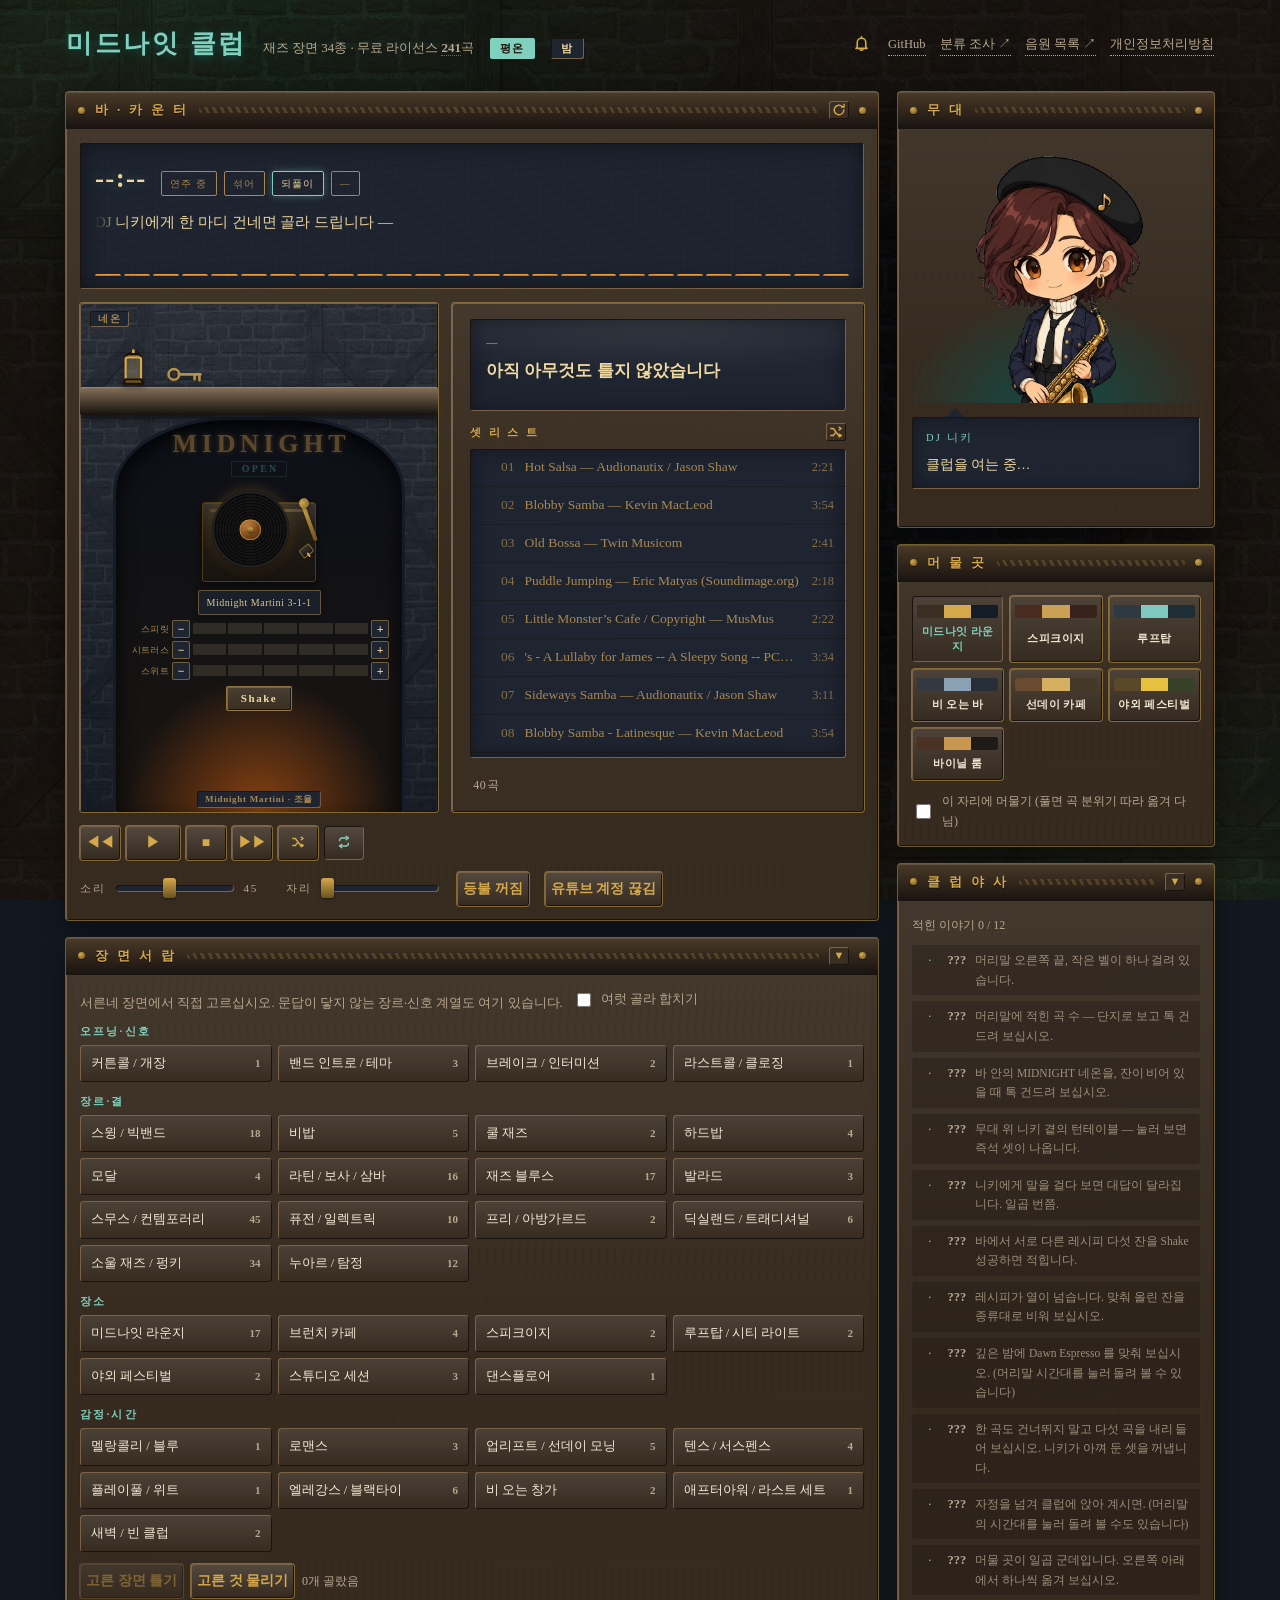
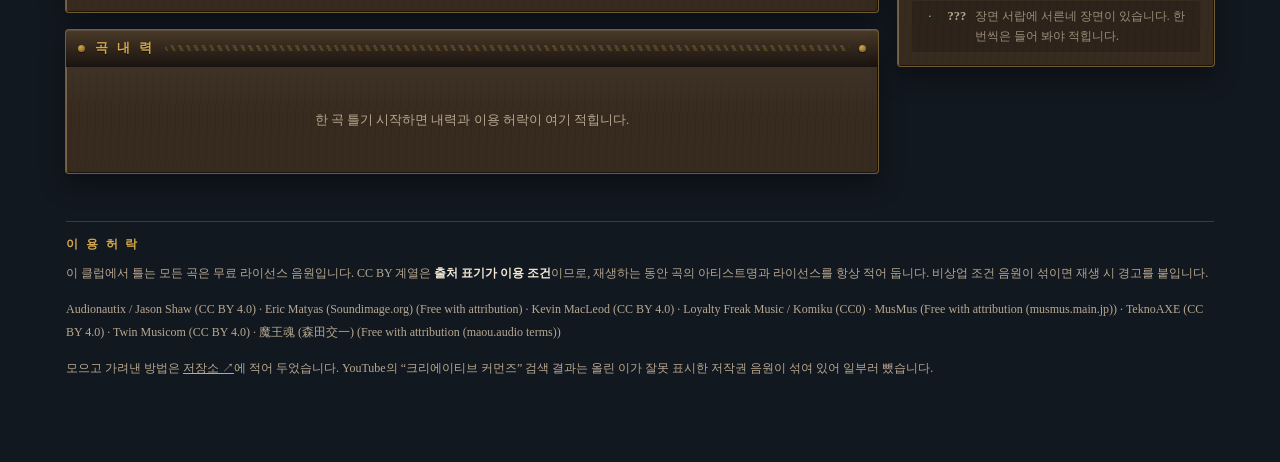
<file: index.html>
<!DOCTYPE html>
<html lang="ko">
<head>
<meta charset="utf-8">
<meta name="viewport" content="width=device-width, initial-scale=1">
<title>미드나잇 클럽 — 야근용 재즈 BGM DJ</title>
<meta name="description" content="재즈·재즈 인접 분위기 34종을 기반으로, 저작권 문제 없는 무료 라이선스 BGM을 골라 틀어주는 야근용 재즈 BGM DJ. 클럽에 자리 잡은 DJ 니키가 몇 마디 묻고 그 자리에서 셋리스트를 짜 줍니다.">
<meta property="og:title" content="미드나잇 클럽 — DJ 니키">
<meta property="og:description" content="클럽에 앉은 DJ 니키가 골라주는 야근용 재즈 BGM. 머물 곳 7군데, 장면 34종.">
<meta property="og:type" content="website">
<meta property="og:url" content="https://progh2.github.io/jazz-bgm-dj/">
<meta property="og:locale" content="ko_KR">
<meta property="og:image" content="https://progh2.github.io/jazz-bgm-dj/assets/art/promo.jpg">
<meta property="og:image:width" content="1600">
<meta property="og:image:height" content="1000">
<meta name="twitter:card" content="summary_large_image">
<meta name="theme-color" content="#121820">

<!-- 보안 헤더: GitHub Pages는 HTTP 응답 헤더를 설정할 수 없어 meta로 가능한 것만 적용한다.
     frame-ancestors는 meta에서 무시되므로 클릭재킹은 app.js의 프레임 이탈 코드로 막는다.
     HSTS/nosniff/Permissions-Policy는 meta로 지정할 수 없다 (SECURITY.md 참고). -->
<meta http-equiv="Content-Security-Policy" content="
  default-src 'self';
  script-src 'self' https://www.youtube.com https://s.ytimg.com;
  style-src 'self';
  font-src 'self';
  img-src 'self' data: https://i.ytimg.com https://i9.ytimg.com;
  frame-src https://www.youtube-nocookie.com https://www.youtube.com;
  connect-src 'self' https://www.youtube.com https://www.youtube-nocookie.com;
  object-src 'none';
  base-uri 'self';
  form-action 'self';
  upgrade-insecure-requests">
<meta name="referrer" content="strict-origin-when-cross-origin">

<link rel="stylesheet" href="assets/css/tavern.css?v=20260908c">
<link rel="icon" href="data:image/svg+xml,<svg xmlns='http://www.w3.org/2000/svg' viewBox='0 0 32 32'><rect width='32' height='32' rx='4' fill='%2333200f'/><path d='M16 25c4 0 7-2.6 7-6 0-4.8-7-11-7-11S9 14.2 9 19c0 3.4 3 6 7 6z' fill='%23d8a544'/></svg>">
</head>
<body>

<a class="skip-link" href="#main">본문으로 건너뛰기</a>

<!-- 화면 낭독기용: 곡이 바뀌면 여기서 읽어 준다 -->
<p id="sr-status" class="sr-only" role="status" aria-live="polite" aria-atomic="true"></p>

<div id="yt-host"><div id="yt-player"></div></div>

<div class="stage">

  <header class="site-head">
    <h1>미드나잇 클럽</h1>
    <span class="tag">재즈 장면 34종 · 무료 라이선스 <strong id="stat-count">—</strong>곡</span>
    <span class="mood-chip" id="mood-chip">평온</span>
    <button class="phase-chip" id="phase-chip" title="지금 클럽의 시각. 눌러서 바꿔 볼 수 있습니다.">—</button>
    <nav class="links">
      <button class="doorbell" id="doorbell" title="도어 차임을 울린다" aria-label="도어 차임을 울린다"><svg viewBox="0 0 16 16" width="17" height="17" aria-hidden="true" fill="none" stroke="currentColor" stroke-width="1.5" stroke-linecap="round" stroke-linejoin="round"><path d="M4 11V7a4 4 0 0 1 8 0v4l1.2 1.6H2.8z"/><path d="M8 3V1.6"/><path d="M6.6 13.4a1.5 1.5 0 0 0 2.8 0"/></svg></button>
      <a href="https://github.com/progh2/jazz-bgm-dj" target="_blank" rel="noopener">GitHub</a>
      <a href="https://github.com/progh2/jazz-bgm-dj/blob/main/jazz_bgm_by_scene.md" target="_blank" rel="noopener">분류 조사 ↗</a>
      <a href="https://github.com/progh2/jazz-bgm-dj/blob/main/jazz_bgm_free_playlist.md" target="_blank" rel="noopener">음원 목록 ↗</a>
      <a href="privacy.html">개인정보처리방침</a>
    </nav>
  </header>

  <main id="main">

    <!-- 바 카운터와 셋리스트 대 -->
    <section class="board" aria-label="바 카운터">
      <div class="board-head">
        <span>바 · 카 운 터</span>
        <span class="rope" aria-hidden="true"></span>
        <button class="board-btn" id="btn-shuffle-all" title="아무 곡이나 마흔 곡 뽑기" aria-label="아무 곡이나 마흔 곡 뽑기"><svg viewBox="0 0 16 16" width="14" height="14" aria-hidden="true" focusable="false" fill="none" stroke="currentColor" stroke-width="1.6" stroke-linecap="round" stroke-linejoin="round"><path d="M13.5 8a5.5 5.5 0 1 1-1.7-4"/><path d="M13.8 1.5v3h-3"/></svg></button>
      </div>
      <div class="board-body">

        <div class="sign">
          <div class="sign-top">
            <span class="sign-time" id="sign-time">--:--</span>
            <div class="sign-tags">
              <span class="sign-tag" id="tag-play">연주 중</span>
              <span class="sign-tag" id="tag-shuffle">섞어</span>
              <span class="sign-tag" id="tag-repeat">되풀이</span>
              <span class="sign-tag" id="tag-scene">—</span>
            </div>
          </div>
          <div class="scroll" id="scroll"><span>클럽을 준비하는 중…</span></div>
          <div class="flames" id="flames" aria-hidden="true"></div>
        </div>

        <div class="hearth-row">
          <div class="hearth" id="hearth" role="button" tabindex="0"
               aria-label="바 카운터. 네온을 톡 건드리거나 칵테일을 조율합니다.">
            <span class="hearth-tag" id="hearth-tag">네온</span>
            <!-- 등불 — 화면 켜두기의 상태이자 스위치. 아래 등불 단추와 같은 일을 한다. -->
            <button class="mantel-thing mantel-lantern" id="mantel-lantern" type="button"
                    aria-pressed="false" aria-label="선반 위의 등불 — 화면 켜두기"
                    title="등불 — 켜 두면 재생하는 동안 화면이 꺼지지 않습니다">
              <svg viewBox="0 0 26 38" aria-hidden="true">
                <path d="M13 2v4" stroke="var(--metal)" stroke-width="2.4" stroke-linecap="round"/>
                <path d="M6 8h14l-2 -3H8z" fill="var(--metal-dark)" stroke="var(--ink)" stroke-width="1.8" stroke-linejoin="round"/>
                <rect x="6" y="8" width="14" height="20" rx="2"
                      fill="color-mix(in srgb, var(--sign-ink) 26%, transparent)"
                      stroke="var(--metal)" stroke-width="2"/>
                <path class="lamp-flame" d="M13 24c3-3 2.2-6-.1-8-2.2 2-3 5 .1 8z" fill="var(--flame)"/>
                <path d="M6 28h14l2 4H4z" fill="var(--metal-dark)" stroke="var(--ink)" stroke-width="1.8" stroke-linejoin="round"/>
              </svg>
            </button>
            <!-- 놋쇠 열쇠 — 유튜브 계정 연결의 상태이자 스위치. 꽂혀 있으면 연결. -->
            <button class="mantel-thing mantel-key" id="mantel-key" type="button"
                    aria-pressed="false" aria-label="선반 위의 열쇠 — 유튜브 계정 연결"
                    title="놋쇠 열쇠 — 유튜브 계정 연결. 프리미엄이면 광고가 빠집니다">
              <svg viewBox="0 0 40 16" aria-hidden="true">
                <circle cx="8" cy="8" r="5.4" fill="none" stroke="var(--metal)" stroke-width="2.6"/>
                <circle class="key-gem" cx="8" cy="8" r="2" fill="#e33"/>
                <path d="M13 8h22M29 8v5M34 8v6" stroke="var(--metal)" stroke-width="2.6" stroke-linecap="round"/>
              </svg>
            </button>
            <!-- 네온 사인 · 턴테이블 · 칵테일 존. 카운터 비율이 고정이라 안쪽이 흐트러지지 않는다. -->
            <div class="firebox barbox">
              <div class="neon-sign" aria-hidden="true">
                <span class="neon-word">MIDNIGHT</span>
                <span class="neon-badge"><i class="nb-open">OPEN</i><i class="nb-live">LIVE</i></span>
              </div>
              <div class="sparks" aria-hidden="true"><i></i><i></i><i></i><i></i></div>
              <div class="deck" aria-hidden="true">
                <div class="deck-plinth"></div>
                <div class="deck-platter">
                  <i class="deck-grooves"></i>
                  <i class="deck-label"></i>
                  <i class="deck-spindle"></i>
                </div>
                <div class="deck-arm">
                  <i class="arm-pivot"></i>
                  <i class="arm-shaft"></i>
                  <i class="arm-head"></i>
                </div>
              </div>
              <div class="roast" id="roast"></div>
            </div><!-- /barbox -->
            <!-- 카운터 그 자리에서 뜨는 한마디. 휴대폰에서는 니키의 말칸이 화면
                 밖에 있어서, 조율·한 모금 반응을 여기서 바로 알려 준다. -->
            <span class="hearth-say" id="hearth-say" role="status" aria-live="polite"></span>
            <span class="hearth-dish" id="hearth-dish">빈 바</span>
          </div>

          <div class="lectern">
            <!-- 셋리스트는 여기, 카드 아래 — 카운터가 세로로 길어지며 남던 자리다 -->
            <div class="parchment" id="parchment">
              <span class="scene-name" id="pc-scene">—</span>
              <p class="song" id="pc-song">아직 아무것도 틀지 않았습니다</p>
              <span class="by" id="pc-by"></span>
              <div class="meta" id="pc-meta"></div>
              <a class="pc-src" id="pc-src" href="#" target="_blank"
                 rel="noopener noreferrer external" hidden>원곡 들으러 가기 ↗</a>
            </div>
            <div class="list-head">
              <span>셋 리 스 트</span>
              <button class="board-btn" id="btn-reshuffle" title="순서 섞기" aria-label="순서 섞기"><svg viewBox="0 0 16 16" width="14" height="14" aria-hidden="true" focusable="false" fill="none" stroke="currentColor" stroke-width="1.6" stroke-linecap="round" stroke-linejoin="round"><path d="M2 4h3l6 8h3"/><path d="M2 12h3l2.2-3"/><path d="M11.5 2.5 14 4l-2.5 1.5"/><path d="M11.5 10.5 14 12l-2.5 1.5"/></svg></button>
            </div>
            <div class="songlist" id="songlist" role="listbox" aria-label="셋리스트" tabindex="0"></div>
            <div class="list-foot">
              <span id="list-count">0곡</span>
              <span id="list-desc"></span>
            </div>
          </div>
        </div>

        <div class="controls">
          <button class="tbtn" id="btn-prev"  title="앞 곡"   aria-label="앞 곡">◀◀</button>
          <button class="tbtn wide" id="btn-play" title="재생/멈추기" aria-label="재생">▶</button>
          <button class="tbtn" id="btn-stop"  title="그만"    aria-label="그만">■</button>
          <button class="tbtn" id="btn-next"  title="다음 곡" aria-label="다음 곡">▶▶</button>
          <button class="tbtn" id="btn-shuffle" title="순서 섞기" aria-label="순서 섞기" aria-pressed="false"><svg viewBox="0 0 16 16" width="14" height="14" aria-hidden="true" focusable="false" fill="none" stroke="currentColor" stroke-width="1.6" stroke-linecap="round" stroke-linejoin="round"><path d="M2 4h3l6 8h3"/><path d="M2 12h3l2.2-3"/><path d="M11.5 2.5 14 4l-2.5 1.5"/><path d="M11.5 10.5 14 12l-2.5 1.5"/></svg></button>
          <button class="tbtn" id="btn-repeat"  title="되풀이"   aria-label="되풀이" aria-pressed="true"><svg viewBox="0 0 16 16" width="14" height="14" aria-hidden="true" focusable="false" fill="none" stroke="currentColor" stroke-width="1.6" stroke-linecap="round" stroke-linejoin="round"><path d="M3 6.5V6a2.5 2.5 0 0 1 2.5-2.5H13"/><path d="M10.5 1.5 13 3.5l-2.5 2"/><path d="M13 9.5V10a2.5 2.5 0 0 1-2.5 2.5H3"/><path d="M5.5 14.5 3 12.5l2.5-2"/></svg></button>
        </div>

        <div class="dials">
          <label class="dial">소리
            <input type="range" id="vol" min="0" max="100" value="45" aria-label="소리 크기">
            <span id="vol-num" class="vol-num">45</span>
          </label>
          <label class="dial">자리
            <input type="range" id="seek" min="0" max="1000" value="0" aria-label="재생 위치">
          </label>
          <button class="tbtn" id="btn-wakelock" type="button" aria-pressed="false"
                  title="재생하는 동안 화면이 꺼지지 않게 합니다. 휴대폰에서 화면이 꺼지면 소리가 멎기 때문입니다.">
            등불 <span id="wake-state">꺼짐</span>
          </button>
          <button class="tbtn" id="btn-ytaccount" type="button" aria-pressed="false"
                  title="유튜브 로그인을 임베드에 연결합니다. 프리미엄 계정이면 광고가 빠집니다. 켜면 시청 기록이 내 유튜브 계정에 남습니다.">
            유튜브 계정 <span id="ytacct-state">끊김</span>
          </button>
        </div>

        <p class="mobile-note" id="mobile-note" hidden>
          휴대폰에서는 <strong>다른 앱으로 넘어가면 노래가 멎을 수 있습니다.</strong>
          YouTube가 백그라운드 재생을 Premium 기능으로 묶어 둔 탓입니다.
          Premium 계정이라면 위의 <strong>유튜브 계정</strong>을 연결해 보세요 —
          광고가 빠지고, 삼성 인터넷에서는 백그라운드 재생도 됩니다
          (멎으면 알림의 작은 재생 단추를 한 번 눌러 주세요).
          화면이 꺼져서 멎는 것은 <strong>등불</strong>로 막을 수 있습니다.
          <a href="https://github.com/progh2/jazz-bgm-dj/blob/main/SECURITY.md" target="_blank" rel="noopener">자세히 ↗</a>
        </p>

      </div>
    </section>


    <!-- 장면 서랍 -->
    <section class="board" aria-label="장면 고르기">
      <div class="board-head">
        <span>장 면 서 랍</span>
        <span class="rope" aria-hidden="true"></span>
        <button class="board-btn" id="btn-scenes-toggle" aria-expanded="false"
                aria-controls="scene-browser" title="열기/닫기">▼</button>
      </div>
      <div class="board-body">
        <p class="scene-intro">
          서른네 장면에서 직접 고르십시오. 문답이 닿지 않는 장르·신호 계열도 여기 있습니다.
          <label class="scene-multi">
            <input type="checkbox" id="scene-multi"> 여럿 골라 합치기
          </label>
        </p>
        <div id="scene-browser" class="scene-browser" hidden></div>
        <div class="scene-actions" id="scene-actions" hidden>
          <button class="tbtn" id="btn-scene-play" type="button">고른 장면 틀기</button>
          <button class="tbtn" id="btn-scene-clear" type="button">고른 것 물리기</button>
          <span class="scene-picked" id="scene-picked">0개 골랐음</span>
        </div>
      </div>
    </section>

    <!-- 곡 내력 -->
    <section class="board" aria-label="곡 내력">
      <div class="board-head"><span>곡 내 력</span><span class="rope" aria-hidden="true"></span></div>
      <div class="board-body ledger" id="ledger">
        <p class="empty">한 곡 틀기 시작하면 내력과 이용 허락이 여기 적힙니다.</p>
      </div>
    </section>

  </main>

  <!-- ===== 무대 ===== -->
  <aside class="stage-side">

    <section class="board" aria-label="DJ 니키">
      <div class="board-head"><span>무 대</span><span class="rope" aria-hidden="true"></span></div>
      <div class="board-body">
        <div class="bard-wrap">
          <div class="bard-stage" id="bard-stage" data-state="idle"
               role="button" tabindex="0" aria-label="DJ 니키에게 말을 건다"></div>
          <!-- 턴테이블 자리. DJ가 그림이 된 뒤로 눌러 볼 만한 요소가 따로 없어서,
               그림에서 덱이 있는 칸에 투명한 단추를 얹는다. 무대의 innerHTML 은
               상태가 바뀔 때마다 갈리므로 안에 두지 않고 형제로 둔다. -->
          <button class="lute-spot" id="lute-spot" type="button"
                  aria-label="니키의 턴테이블을 건드려 셋을 청한다"
                  title="턴테이블을 건드려 본다 — 니키가 지금 시각에 어울리는 셋리스트를 짜 줍니다"></button>
        </div>
        <div class="note" id="note">
          <span class="who" id="bard-name">DJ 니키</span>
          <span id="note-text">클럽을 여는 중…</span>
        </div>
        <div class="ask" id="ask"></div>
        <div class="ask-beads" id="ask-beads" aria-hidden="true"></div>
      </div>
    </section>

    <section class="board" aria-label="머물 곳">
      <div class="board-head"><span>머 물 곳</span><span class="rope" aria-hidden="true"></span></div>
      <div class="board-body">
        <div class="hall-grid" id="hall-grid"></div>
        <label class="hall-lock">
          <input type="checkbox" id="hall-lock">
          <span>이 자리에 머물기 (풀면 곡 분위기 따라 옮겨 다님)</span>
        </label>
      </div>
    </section>

    <section class="board" aria-label="클럽 야사">
      <div class="board-head">
        <span>클 럽 야 사</span>
        <span class="rope" aria-hidden="true"></span>
        <button class="board-btn" id="btn-ledger-toggle" aria-expanded="false"
                aria-controls="secret-list" title="열기/닫기">▼</button>
      </div>
      <div class="board-body">
        <p class="secret-count" id="secret-count">— / —</p>
        <div class="ledger-secrets" id="secret-list" hidden></div>
      </div>
    </section>

  </aside>

  <footer class="credits">
    <h2>이 용 허 락</h2>
    <p>
      이 클럽에서 틀는 모든 곡은 무료 라이선스 음원입니다. CC BY 계열은 <strong>출처 표기가 이용 조건</strong>이므로,
      재생하는 동안 곡의 아티스트명과 라이선스를 항상 적어 둡니다.
      비상업 조건 음원이 섞이면 재생 시 경고를 붙입니다.
    </p>
    <p id="credit-list"></p>
    <p>
      모으고 가려낸 방법은 <a href="https://github.com/progh2/jazz-bgm-dj" target="_blank" rel="noopener">저장소 ↗</a>에 적어 두었습니다.
      YouTube의 “크리에이티브 커먼즈” 검색 결과는 올린 이가 잘못 표시한 저작권 음원이 섞여 있어 일부러 뺐습니다.
    </p>
  </footer>

</div>

<script src="https://www.youtube.com/iframe_api"></script>
<script type="module" src="assets/js/app.js?v=20260908b"></script>
</body>
</html>
</file>
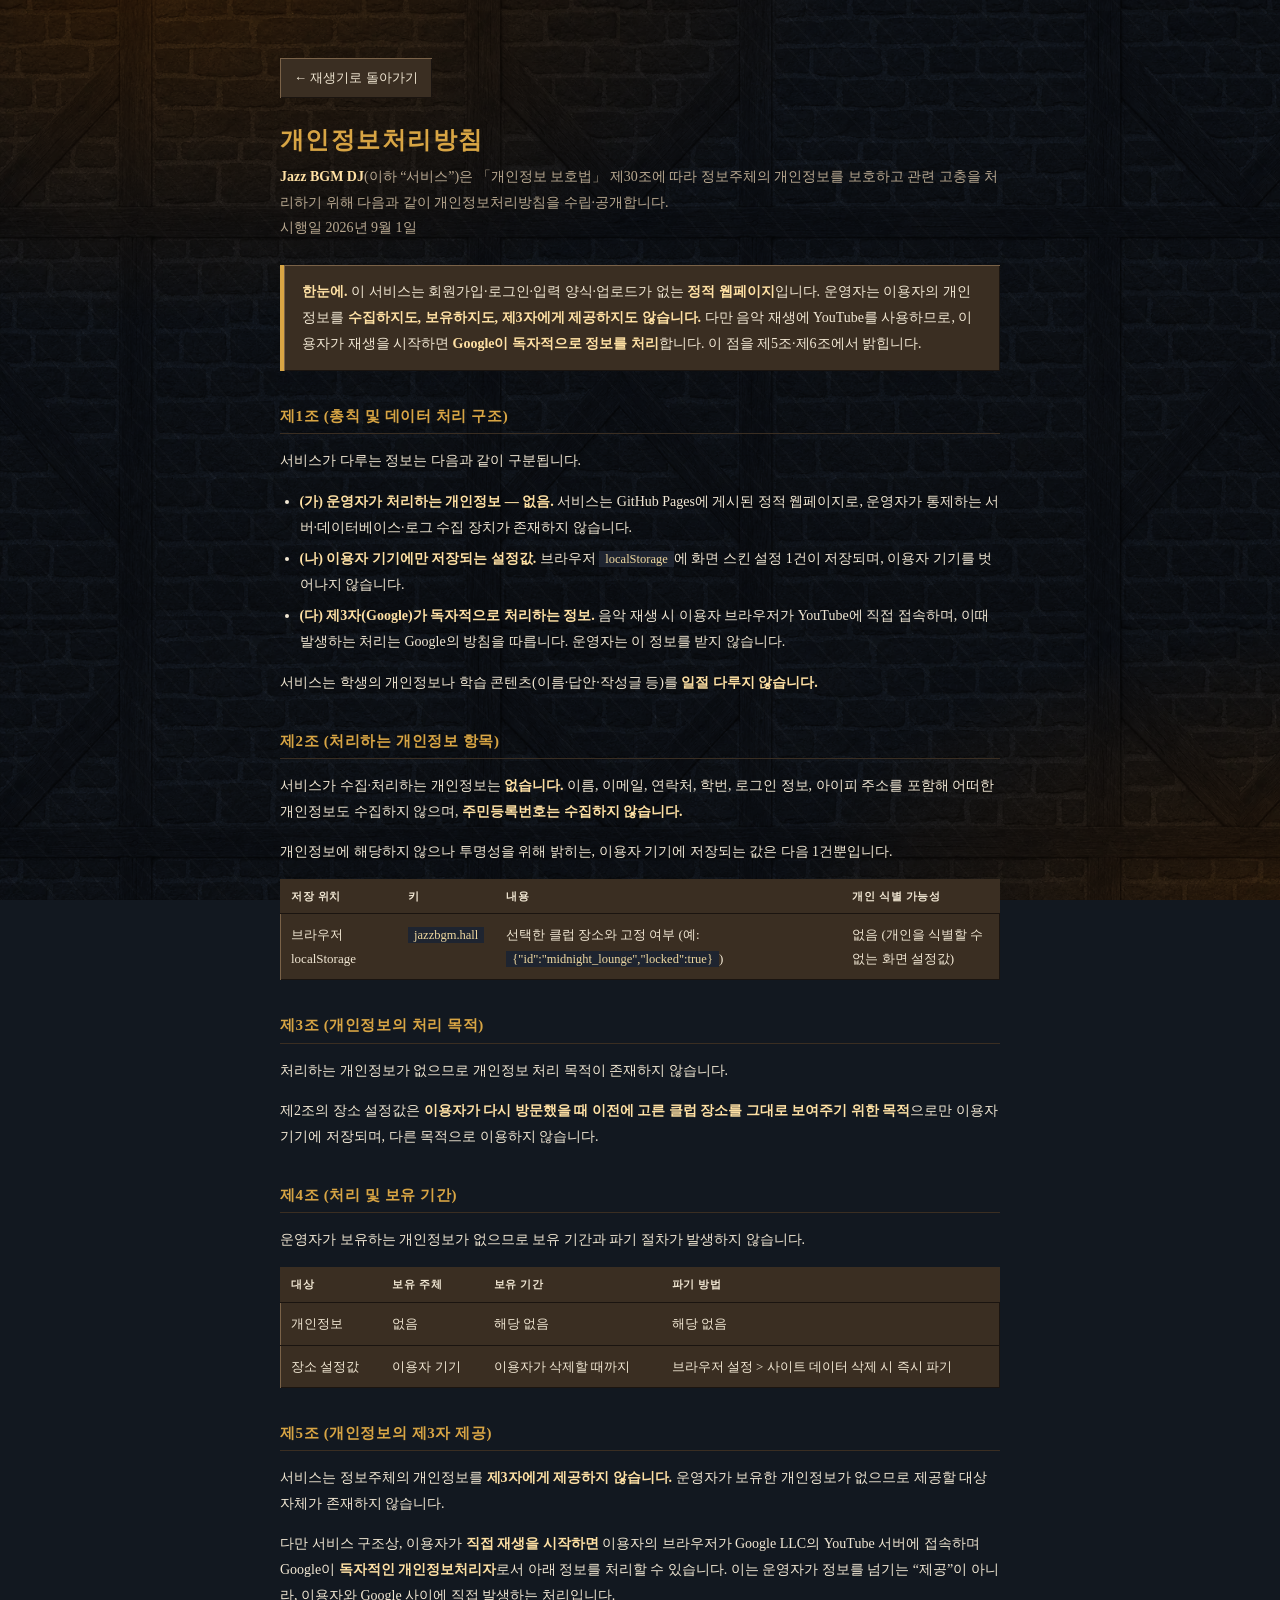
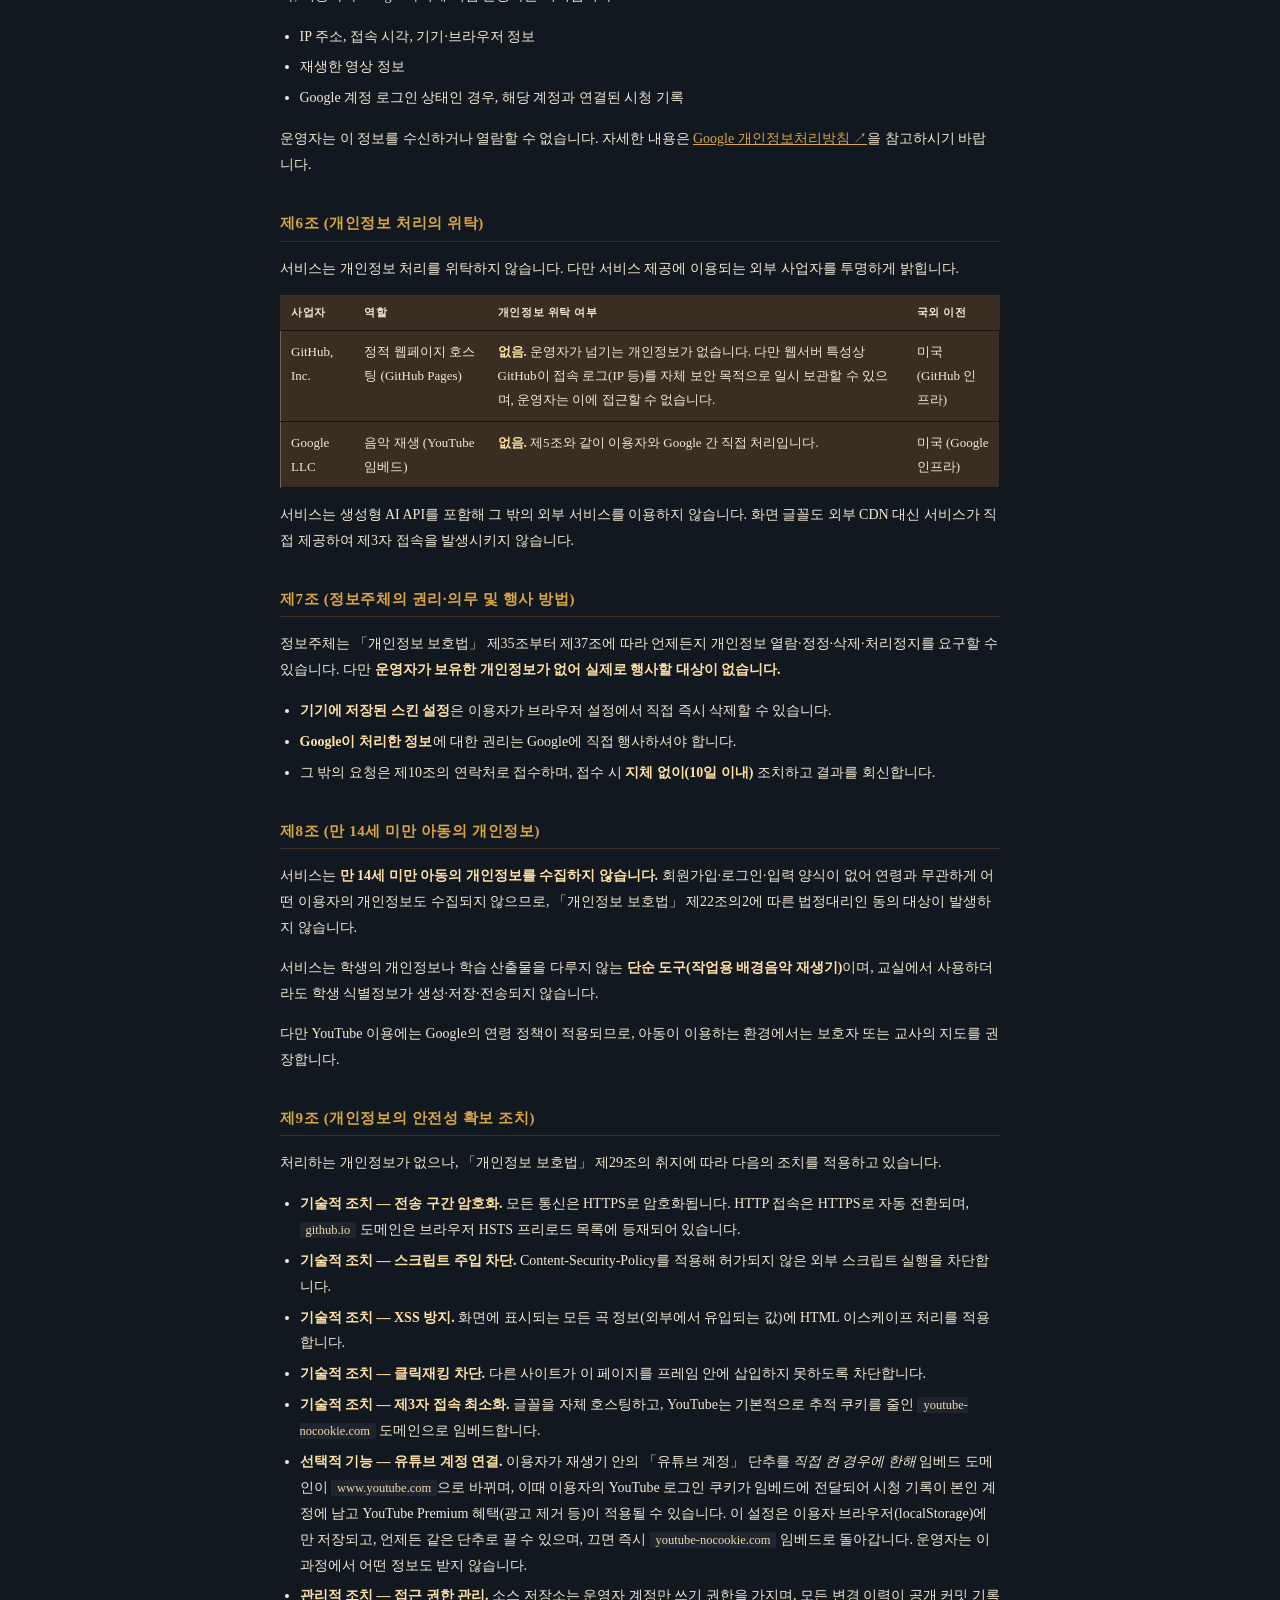
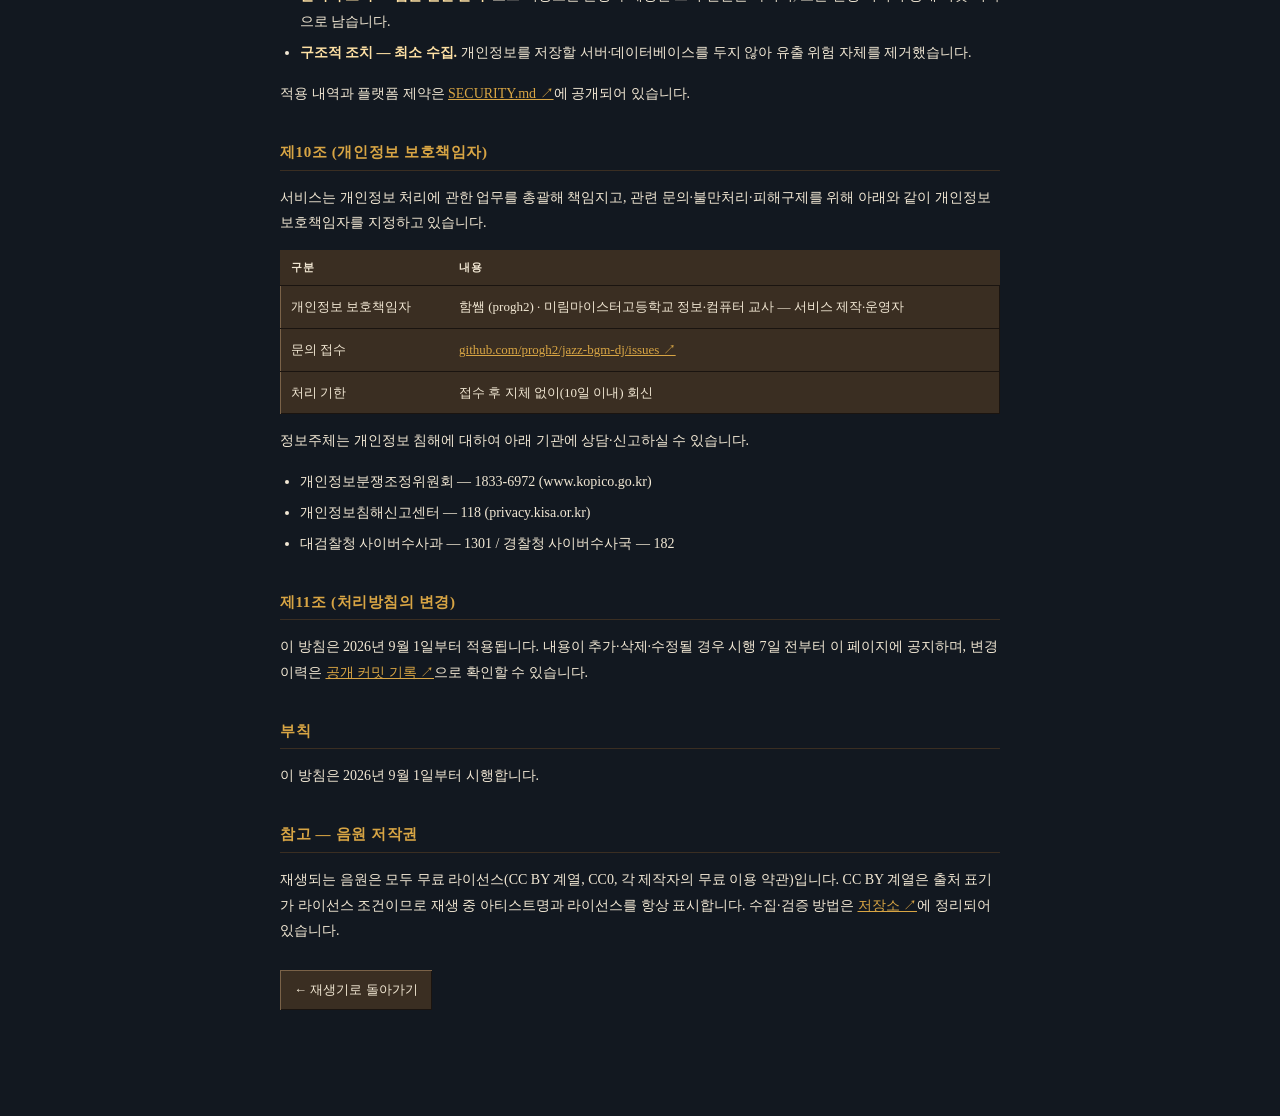
<file: privacy.html>
<!DOCTYPE html>
<html lang="ko">
<head>
<meta charset="utf-8">
<meta name="viewport" content="width=device-width, initial-scale=1">
<title>개인정보처리방침 — Jazz BGM DJ</title>
<meta name="description" content="Jazz BGM DJ 개인정보처리방침. 개인정보 보호법 제30조에 따라 수립·공개합니다. 이 서비스는 개인정보를 수집하지 않으며, YouTube 임베드로 발생하는 제3자 처리를 안내합니다.">
<meta http-equiv="Content-Security-Policy" content="
  default-src 'self';
  script-src 'none';
  style-src 'self';
  font-src 'self';
  img-src 'self' data:;
  object-src 'none';
  base-uri 'self';
  form-action 'self';
  upgrade-insecure-requests">
<meta name="referrer" content="strict-origin-when-cross-origin">
<link rel="stylesheet" href="assets/css/tavern.css">
<link rel="stylesheet" href="assets/css/doc.css">
</head>
<body class="doc">
<main class="doc-wrap">

  <p class="doc-back"><a href="./">← 재생기로 돌아가기</a></p>

  <h1>개인정보처리방침</h1>
  <p class="doc-meta">
    <strong>Jazz BGM DJ</strong>(이하 “서비스”)은 「개인정보 보호법」 제30조에 따라 정보주체의 개인정보를 보호하고
    관련 고충을 처리하기 위해 다음과 같이 개인정보처리방침을 수립·공개합니다.<br>
    시행일 2026년 9월 1일
  </p>

  <div class="doc-callout">
    <p><strong>한눈에.</strong> 이 서비스는 회원가입·로그인·입력 양식·업로드가 없는 <strong>정적 웹페이지</strong>입니다.
    운영자는 이용자의 개인정보를 <strong>수집하지도, 보유하지도, 제3자에게 제공하지도 않습니다.</strong>
    다만 음악 재생에 YouTube를 사용하므로, 이용자가 재생을 시작하면
    <strong>Google이 독자적으로 정보를 처리</strong>합니다. 이 점을 제5조·제6조에서 밝힙니다.</p>
  </div>

  <h2>제1조 (총칙 및 데이터 처리 구조)</h2>
  <p>서비스가 다루는 정보는 다음과 같이 구분됩니다.</p>
  <ul>
    <li><strong>(가) 운영자가 처리하는 개인정보 — 없음.</strong> 서비스는 GitHub Pages에 게시된 정적 웹페이지로, 운영자가 통제하는 서버·데이터베이스·로그 수집 장치가 존재하지 않습니다.</li>
    <li><strong>(나) 이용자 기기에만 저장되는 설정값.</strong> 브라우저 <code>localStorage</code>에 화면 스킨 설정 1건이 저장되며, 이용자 기기를 벗어나지 않습니다.</li>
    <li><strong>(다) 제3자(Google)가 독자적으로 처리하는 정보.</strong> 음악 재생 시 이용자 브라우저가 YouTube에 직접 접속하며, 이때 발생하는 처리는 Google의 방침을 따릅니다. 운영자는 이 정보를 받지 않습니다.</li>
  </ul>
  <p>서비스는 학생의 개인정보나 학습 콘텐츠(이름·답안·작성글 등)를 <strong>일절 다루지 않습니다.</strong></p>

  <h2>제2조 (처리하는 개인정보 항목)</h2>
  <p>서비스가 수집·처리하는 개인정보는 <strong>없습니다.</strong> 이름, 이메일, 연락처, 학번, 로그인 정보,
  아이피 주소를 포함해 어떠한 개인정보도 수집하지 않으며, <strong>주민등록번호는 수집하지 않습니다.</strong></p>
  <p>개인정보에 해당하지 않으나 투명성을 위해 밝히는, 이용자 기기에 저장되는 값은 다음 1건뿐입니다.</p>
  <table class="doc-table">
    <thead><tr><th>저장 위치</th><th>키</th><th>내용</th><th>개인 식별 가능성</th></tr></thead>
    <tbody>
      <tr>
        <td>브라우저 localStorage</td>
        <td><code>jazzbgm.hall</code></td>
        <td>선택한 클럽 장소와 고정 여부 (예: <code>{"id":"midnight_lounge","locked":true}</code>)</td>
        <td>없음 (개인을 식별할 수 없는 화면 설정값)</td>
      </tr>
    </tbody>
  </table>

  <h2>제3조 (개인정보의 처리 목적)</h2>
  <p>처리하는 개인정보가 없으므로 개인정보 처리 목적이 존재하지 않습니다.</p>
  <p>제2조의 장소 설정값은 <strong>이용자가 다시 방문했을 때 이전에 고른 클럽 장소를 그대로 보여주기 위한 목적</strong>으로만
  이용자 기기에 저장되며, 다른 목적으로 이용하지 않습니다.</p>

  <h2>제4조 (처리 및 보유 기간)</h2>
  <p>운영자가 보유하는 개인정보가 없으므로 보유 기간과 파기 절차가 발생하지 않습니다.</p>
  <table class="doc-table">
    <thead><tr><th>대상</th><th>보유 주체</th><th>보유 기간</th><th>파기 방법</th></tr></thead>
    <tbody>
      <tr><td>개인정보</td><td>없음</td><td>해당 없음</td><td>해당 없음</td></tr>
      <tr><td>장소 설정값</td><td>이용자 기기</td><td>이용자가 삭제할 때까지</td><td>브라우저 설정 &gt; 사이트 데이터 삭제 시 즉시 파기</td></tr>
    </tbody>
  </table>

  <h2>제5조 (개인정보의 제3자 제공)</h2>
  <p>서비스는 정보주체의 개인정보를 <strong>제3자에게 제공하지 않습니다.</strong>
  운영자가 보유한 개인정보가 없으므로 제공할 대상 자체가 존재하지 않습니다.</p>
  <p>다만 서비스 구조상, 이용자가 <strong>직접 재생을 시작하면</strong> 이용자의 브라우저가 Google LLC의 YouTube 서버에
  접속하며 Google이 <strong>독자적인 개인정보처리자</strong>로서 아래 정보를 처리할 수 있습니다.
  이는 운영자가 정보를 넘기는 “제공”이 아니라, 이용자와 Google 사이에 직접 발생하는 처리입니다.</p>
  <ul>
    <li>IP 주소, 접속 시각, 기기·브라우저 정보</li>
    <li>재생한 영상 정보</li>
    <li>Google 계정 로그인 상태인 경우, 해당 계정과 연결된 시청 기록</li>
  </ul>
  <p>운영자는 이 정보를 수신하거나 열람할 수 없습니다.
  자세한 내용은 <a href="https://policies.google.com/privacy" target="_blank" rel="noopener noreferrer">Google 개인정보처리방침 ↗</a>을 참고하시기 바랍니다.</p>

  <h2>제6조 (개인정보 처리의 위탁)</h2>
  <p>서비스는 개인정보 처리를 위탁하지 않습니다. 다만 서비스 제공에 이용되는 외부 사업자를 투명하게 밝힙니다.</p>
  <table class="doc-table">
    <thead><tr><th>사업자</th><th>역할</th><th>개인정보 위탁 여부</th><th>국외 이전</th></tr></thead>
    <tbody>
      <tr>
        <td>GitHub, Inc.</td>
        <td>정적 웹페이지 호스팅 (GitHub Pages)</td>
        <td><strong>없음.</strong> 운영자가 넘기는 개인정보가 없습니다. 다만 웹서버 특성상 GitHub이 접속 로그(IP 등)를 자체 보안 목적으로 일시 보관할 수 있으며, 운영자는 이에 접근할 수 없습니다.</td>
        <td>미국 (GitHub 인프라)</td>
      </tr>
      <tr>
        <td>Google LLC</td>
        <td>음악 재생 (YouTube 임베드)</td>
        <td><strong>없음.</strong> 제5조와 같이 이용자와 Google 간 직접 처리입니다.</td>
        <td>미국 (Google 인프라)</td>
      </tr>
    </tbody>
  </table>
  <p>서비스는 생성형 AI API를 포함해 그 밖의 외부 서비스를 이용하지 않습니다.
  화면 글꼴도 외부 CDN 대신 서비스가 직접 제공하여 제3자 접속을 발생시키지 않습니다.</p>

  <h2>제7조 (정보주체의 권리·의무 및 행사 방법)</h2>
  <p>정보주체는 「개인정보 보호법」 제35조부터 제37조에 따라 언제든지 개인정보 열람·정정·삭제·처리정지를
  요구할 수 있습니다. 다만 <strong>운영자가 보유한 개인정보가 없어 실제로 행사할 대상이 없습니다.</strong></p>
  <ul>
    <li><strong>기기에 저장된 스킨 설정</strong>은 이용자가 브라우저 설정에서 직접 즉시 삭제할 수 있습니다.</li>
    <li><strong>Google이 처리한 정보</strong>에 대한 권리는 Google에 직접 행사하셔야 합니다.</li>
    <li>그 밖의 요청은 제10조의 연락처로 접수하며, 접수 시 <strong>지체 없이(10일 이내)</strong> 조치하고 결과를 회신합니다.</li>
  </ul>

  <h2>제8조 (만 14세 미만 아동의 개인정보)</h2>
  <p>서비스는 <strong>만 14세 미만 아동의 개인정보를 수집하지 않습니다.</strong>
  회원가입·로그인·입력 양식이 없어 연령과 무관하게 어떤 이용자의 개인정보도 수집되지 않으므로,
  「개인정보 보호법」 제22조의2에 따른 법정대리인 동의 대상이 발생하지 않습니다.</p>
  <p>서비스는 학생의 개인정보나 학습 산출물을 다루지 않는 <strong>단순 도구(작업용 배경음악 재생기)</strong>이며,
  교실에서 사용하더라도 학생 식별정보가 생성·저장·전송되지 않습니다.</p>
  <p>다만 YouTube 이용에는 Google의 연령 정책이 적용되므로, 아동이 이용하는 환경에서는
  보호자 또는 교사의 지도를 권장합니다.</p>

  <h2>제9조 (개인정보의 안전성 확보 조치)</h2>
  <p>처리하는 개인정보가 없으나, 「개인정보 보호법」 제29조의 취지에 따라 다음의 조치를 적용하고 있습니다.</p>
  <ul>
    <li><strong>기술적 조치 — 전송 구간 암호화.</strong> 모든 통신은 HTTPS로 암호화됩니다. HTTP 접속은 HTTPS로 자동 전환되며, <code>github.io</code> 도메인은 브라우저 HSTS 프리로드 목록에 등재되어 있습니다.</li>
    <li><strong>기술적 조치 — 스크립트 주입 차단.</strong> Content-Security-Policy를 적용해 허가되지 않은 외부 스크립트 실행을 차단합니다.</li>
    <li><strong>기술적 조치 — XSS 방지.</strong> 화면에 표시되는 모든 곡 정보(외부에서 유입되는 값)에 HTML 이스케이프 처리를 적용합니다.</li>
    <li><strong>기술적 조치 — 클릭재킹 차단.</strong> 다른 사이트가 이 페이지를 프레임 안에 삽입하지 못하도록 차단합니다.</li>
    <li><strong>기술적 조치 — 제3자 접속 최소화.</strong> 글꼴을 자체 호스팅하고, YouTube는 기본적으로 추적 쿠키를 줄인 <code>youtube-nocookie.com</code> 도메인으로 임베드합니다.</li>
    <li><strong>선택적 기능 — 유튜브 계정 연결.</strong> 이용자가 재생기 안의 「유튜브 계정」 단추를 <em>직접 켠 경우에 한해</em> 임베드 도메인이 <code>www.youtube.com</code>으로 바뀌며, 이때 이용자의 YouTube 로그인 쿠키가 임베드에 전달되어 시청 기록이 본인 계정에 남고 YouTube Premium 혜택(광고 제거 등)이 적용될 수 있습니다. 이 설정은 이용자 브라우저(localStorage)에만 저장되고, 언제든 같은 단추로 끌 수 있으며, 끄면 즉시 <code>youtube-nocookie.com</code> 임베드로 돌아갑니다. 운영자는 이 과정에서 어떤 정보도 받지 않습니다.</li>
    <li><strong>관리적 조치 — 접근 권한 관리.</strong> 소스 저장소는 운영자 계정만 쓰기 권한을 가지며, 모든 변경 이력이 공개 커밋 기록으로 남습니다.</li>
    <li><strong>구조적 조치 — 최소 수집.</strong> 개인정보를 저장할 서버·데이터베이스를 두지 않아 유출 위험 자체를 제거했습니다.</li>
  </ul>
  <p>적용 내역과 플랫폼 제약은 <a href="https://github.com/progh2/jazz-bgm-dj/blob/main/SECURITY.md" target="_blank" rel="noopener noreferrer">SECURITY.md ↗</a>에 공개되어 있습니다.</p>

  <h2>제10조 (개인정보 보호책임자)</h2>
  <p>서비스는 개인정보 처리에 관한 업무를 총괄해 책임지고, 관련 문의·불만처리·피해구제를 위해 아래와 같이
  개인정보 보호책임자를 지정하고 있습니다.</p>
  <table class="doc-table">
    <thead><tr><th>구분</th><th>내용</th></tr></thead>
    <tbody>
      <tr><td>개인정보 보호책임자</td><td>함쌤 (progh2) · 미림마이스터고등학교 정보·컴퓨터 교사 — 서비스 제작·운영자</td></tr>
      <tr><td>문의 접수</td><td><a href="https://github.com/progh2/jazz-bgm-dj/issues" target="_blank" rel="noopener noreferrer">github.com/progh2/jazz-bgm-dj/issues ↗</a></td></tr>
      <tr><td>처리 기한</td><td>접수 후 지체 없이(10일 이내) 회신</td></tr>
    </tbody>
  </table>
  <p>정보주체는 개인정보 침해에 대하여 아래 기관에 상담·신고하실 수 있습니다.</p>
  <ul>
    <li>개인정보분쟁조정위원회 — 1833-6972 (www.kopico.go.kr)</li>
    <li>개인정보침해신고센터 — 118 (privacy.kisa.or.kr)</li>
    <li>대검찰청 사이버수사과 — 1301 / 경찰청 사이버수사국 — 182</li>
  </ul>

  <h2>제11조 (처리방침의 변경)</h2>
  <p>이 방침은 2026년 9월 1일부터 적용됩니다. 내용이 추가·삭제·수정될 경우
  시행 7일 전부터 이 페이지에 공지하며, 변경 이력은
  <a href="https://github.com/progh2/jazz-bgm-dj/commits/main/privacy.html" target="_blank" rel="noopener noreferrer">공개 커밋 기록 ↗</a>으로 확인할 수 있습니다.</p>

  <h2>부칙</h2>
  <p>이 방침은 2026년 9월 1일부터 시행합니다.</p>

  <h2>참고 — 음원 저작권</h2>
  <p>재생되는 음원은 모두 무료 라이선스(CC BY 계열, CC0, 각 제작자의 무료 이용 약관)입니다.
  CC BY 계열은 출처 표기가 라이선스 조건이므로 재생 중 아티스트명과 라이선스를 항상 표시합니다.
  수집·검증 방법은 <a href="https://github.com/progh2/jazz-bgm-dj" target="_blank" rel="noopener noreferrer">저장소 ↗</a>에 정리되어 있습니다.</p>

  <p class="doc-back"><a href="./">← 재생기로 돌아가기</a></p>

</main>
</body>
</html>
</file>
<file: assets/css/tavern.css>
/* tavern.css — 미드나잇 재즈 클럽.
 *
 * 재질은 나무와 돌 둘뿐이다. 나뭇결은 각도를 달리한 repeating-linear-gradient 를 겹쳐 내고,
 * 돌은 그림 한 장(assets/art/wall-stone.webp)을 soft-light 로 얹어 결만 빌려 온다.
 * 색은 여전히 --stone-dark 가 내므로, 그림을 깔아도 일곱 장소를 그대로 갈아입는다.
 *
 * 조명 원칙 하나: **글자와 가구는 어둡게 하지 않는다.** (assets/js/hearth.js 참고)
 * 새벽에 켜 두고 일하는 쓰임이라 분위기 낸다고 읽기 어려워지면 앞뒤가 바뀐다.
 * 어두워지는 것은 벽과 클럽 가장자리뿐이다.
 *
 * 기본값은 미드나잇 라운지(navy/amber). halls.js 가 덮어쓴다.
 */

:root {
  /* 장소가 덮어쓴다 (assets/js/halls.js) — midnight_lounge 기본 */
  --wood:       #3a2e22;
  --wood-light: #7a6248;
  --wood-dark:  #1a1410;
  --stone:      #2a3344;
  --stone-dark: #151c28;
  --metal:      #d4a84b;
  --metal-dark: #6e5320;
  --sign-bg:    #1e2430;
  --sign-ink:   #f0d9a0;
  --sign-dim:   #a88850;
  --beam:       linear-gradient(180deg, #4a3a28, #1a1410);
  --text:       #f2e8d4;
  --text-dim:   #b8a890;
  --page-bg:    #121820;

  /* 분위기가 덮어쓴다 (assets/js/moods.js) */
  --accent:      #d8a544;
  --accent-deep: #4a2f10;
  --accent-glow: #ffe1a4;
  --ember:       #b55a1e;
  /* 불꽃은 장소가 정한다. 분위기(무드) 색을 따라가면 청록색 불이 되어 버린다. */
  --flame:       #ffb445;
  --flame-low:   #c25a12;

  --ink: #1b0f07;

  /* 모서리 — 나무에 닿는 빛과 그늘 */
  --edge-out: inset 1px 1px 0 var(--wood-light), inset -1px -1px 0 var(--wood-dark);
  --edge-in:  inset -1px -1px 0 var(--wood-light), inset 1px 1px 0 var(--wood-dark);
  --gilt: 0 0 0 1px color-mix(in srgb, var(--metal) 50%, transparent);

  /* 글꼴 되돌림은 글자 단위로 일어난다 — 한글은 앞쪽 명조에서 받고,
     앞쪽 한글 글꼴에 없는 가나·한자는 뒤쪽 일본어 명조로 넘어간다.
     곡의 절반 가까이가 일본 작곡가 것이라 일본어 명조가 반드시 있어야 한다.
     (魔王魂 · 森田交一 · しゃろう …) 없으면 제목이 네모로 뜬다.
     자체 호스팅은 하지 않는다. 서브셋해도 한자 때문에 한 벌에 500KB 라
     페이지 전체(140KB)보다 무거워진다. */
  --font-ko: "Iropke Batang", "Noto Serif KR", "Noto Serif CJK KR",
             "Nanum Myeongjo", "Apple SD Gothic Neo", "Batang";
  --font-ja: "Hiragino Mincho ProN", "Hiragino Mincho Pro", "Yu Mincho", "YuMincho",
             "Noto Serif JP", "Noto Serif CJK JP", "Source Han Serif JP",
             "IPAexMincho", "MS PMincho", "MS Mincho";

  --font-display: var(--font-ko), var(--font-ja), "Times New Roman", serif;
  --font-body: var(--font-ko), var(--font-ja), "Malgun Gothic", serif;
  --ease: cubic-bezier(0.2, 0.7, 0.3, 1);

  /* 시각이 정한다 (assets/js/hearth.js). 0 = 한낮, 1 = 한밤. */
  --night: 0;
}

* { box-sizing: border-box; }

html, body {
  margin: 0;
  min-height: 100%;
  background: var(--page-bg);
  color: var(--text);
  font-family: var(--font-body);
  font-size: 15px;
  line-height: 1.7;
  transition: background-color 1.4s var(--ease), color .6s var(--ease);
  -webkit-tap-highlight-color: transparent; /* 모바일 파란 터치 깜빡임 */
}

button, a, [role="button"], input, label, .seg {
  -webkit-tap-highlight-color: transparent;
}

/* ── 벽: 돌을 쌓고 나뭇결을 얹는다 ─────────────────────────── */
body::before {
  content: "";
  position: fixed;
  inset: 0;
  z-index: 0;
  pointer-events: none;
  background-color: var(--stone-dark);
  background-image:
    /* 돌 재질 (assets/art/wall-stone.webp). soft-light 로 얹어 밝고 어두운 결만
       빌려 온다 — 색은 밑의 --stone-dark 가 내므로 일곱 장소를 그대로 갈아입는다. */
    url("../art/wall-stone.webp"),
    /* 밤이 되면 벽만 어두워진다 */
    linear-gradient(rgba(12, 6, 2, calc(.34 * var(--night))), rgba(12, 6, 2, calc(.34 * var(--night)))),
    /* 바와 창에서 오는 빛 */
    radial-gradient(90% 70% at 12% -6%, var(--accent-deep) 0%, transparent 60%),
    radial-gradient(80% 70% at 104% 108%, var(--accent-deep) 0%, transparent 56%),
    /* 나뭇결 두 겹 */
    repeating-linear-gradient(48deg, rgba(255,255,255,.026) 0 2px, transparent 2px 21px),
    repeating-linear-gradient(-48deg, rgba(0,0,0,.05) 0 2px, transparent 2px 21px),
    /* 돌 이음매 */
    repeating-linear-gradient(0deg, rgba(0,0,0,.07) 0 1px, transparent 1px 74px),
    repeating-linear-gradient(90deg, rgba(0,0,0,.05) 0 1px, transparent 1px 118px);
  background-size: 620px 620px, auto, auto, auto, auto, auto, auto, auto;
  background-repeat: repeat, no-repeat, no-repeat, no-repeat, repeat, repeat, repeat, repeat;
  background-blend-mode: soft-light, normal, normal, normal, normal, normal, normal, normal;
  transition: background-color 1.6s var(--ease);
}

/* 바 네온 숨결 — 밤에 가장자리를 데운다 */
body::after {
  content: "";
  position: fixed;
  inset: 0;
  z-index: 0;
  pointer-events: none;
  box-shadow: inset 0 0 26vmax 9vmax rgba(255, 152, 56, calc(.10 * var(--night)));
  opacity: 1;
  transition: box-shadow 1.6s var(--ease);
}
:root[data-lit="true"] body::after { animation: hearthBreath 7s ease-in-out infinite; }
@keyframes hearthBreath {
  0%, 100% { box-shadow: inset 0 0 26vmax 9vmax rgba(255, 152, 56, calc(.10 * var(--night))); }
  50%      { box-shadow: inset 0 0 30vmax 11vmax rgba(255, 168, 74, calc(.15 * var(--night))); }
}

.stage {
  position: relative;
  z-index: 1;
  max-width: 1180px;
  margin: 0 auto;
  padding: 22px 16px 70px;
  display: grid;
  grid-template-columns: minmax(0, 1fr) 316px;
  gap: 20px;
  align-items: start;
}

/* ── 가구: 나무 판을 짜 맞춘 것 ─────────────────────────────── */
.board {
  background:
    linear-gradient(180deg, rgba(255,255,255,.05), rgba(0,0,0,.06) 60%),
    repeating-linear-gradient(92deg, rgba(0,0,0,.055) 0 1px, transparent 1px 8px),
    var(--wood);
  box-shadow: var(--edge-out), var(--gilt), 0 10px 26px rgba(0,0,0,.42);
  border-radius: 3px;
  margin-bottom: 18px;
  transition: background-color 1s var(--ease);
}

/* 가로대 — 창틀 대신 들보 */
.board-head {
  background: var(--beam);
  padding: 7px 12px;
  display: flex;
  align-items: center;
  gap: 10px;
  font-family: var(--font-display);
  font-size: 13px;
  font-weight: 700;
  letter-spacing: .22em;
  color: var(--metal);
  text-shadow: 0 1px 0 rgba(0,0,0,.65);
  border-bottom: 1px solid var(--wood-dark);
  box-shadow: inset 0 1px 0 rgba(255,255,255,.12);
  user-select: none;
  border-radius: 3px 3px 0 0;
}
/* 들보에 박은 못 */
.board-head::before,
.board-head::after {
  content: "";
  width: 7px; height: 7px;
  border-radius: 50%;
  background: radial-gradient(circle at 35% 30%, var(--metal), var(--metal-dark));
  box-shadow: 0 1px 1px rgba(0,0,0,.5);
  flex: none;
}
.board-head .rope {
  flex: 1;
  height: 6px;
  background: repeating-linear-gradient(64deg,
    color-mix(in srgb, var(--metal) 42%, transparent) 0 3px, transparent 3px 7px);
  opacity: .5;
  border-radius: 3px;
}
.board-body { padding: 14px; }

.board-btn {
  width: 20px; height: 18px;
  background: var(--wood);
  box-shadow: var(--edge-out);
  border: 0;
  color: var(--metal);
  font: 700 11px/1 var(--font-display);
  cursor: pointer;
  padding: 0;
  border-radius: 2px;
  flex: none;
}
.board-btn:active { box-shadow: var(--edge-in); }
.board-btn:focus-visible { outline: 2px solid var(--accent); outline-offset: 1px; }

/* ── 나무 팻말: 지금 무슨 노래인지 ──────────────────────────── */
.sign {
  background:
    repeating-linear-gradient(90deg, rgba(0,0,0,.05) 0 1px, transparent 1px 6px),
    var(--sign-bg);
  box-shadow: var(--edge-in), inset 0 0 22px rgba(0,0,0,.5);
  padding: 13px 15px;
  color: var(--sign-ink);
  position: relative;
  overflow: hidden;
  border-radius: 2px;
}
/* 인두로 지진 자국 */
.sign::after {
  content: "";
  position: absolute; inset: 0;
  background: repeating-linear-gradient(174deg, rgba(0,0,0,.05) 0 2px, transparent 2px 9px);
  pointer-events: none;
}

.sign-top {
  display: flex;
  align-items: baseline;
  gap: 14px;
  margin-bottom: 8px;
  flex-wrap: wrap;
}
.sign-time {
  font-family: var(--font-display);
  font-size: 27px;
  font-weight: 700;
  letter-spacing: .05em;
  font-variant-numeric: tabular-nums;
  text-shadow: 0 0 14px color-mix(in srgb, var(--accent) 45%, transparent);
}
.sign-tags { display: flex; gap: 7px; flex-wrap: wrap; }
.sign-tag {
  font-family: var(--font-display);
  font-size: 10px;
  letter-spacing: .14em;
  padding: 3px 8px;
  border: 1px solid var(--sign-dim);
  color: var(--sign-dim);
  border-radius: 2px;
}
.sign-tag.on {
  color: var(--sign-ink);
  border-color: var(--accent);
  box-shadow: 0 0 9px color-mix(in srgb, var(--accent) 35%, transparent);
}

/* 흐르는 곡목 */
.scroll {
  overflow: hidden;
  white-space: nowrap;
  font-size: 15px;
  height: 22px;
  position: relative;
  mask-image: linear-gradient(90deg, transparent, #000 4%, #000 96%, transparent);
}
.scroll > span {
  display: inline-block;
  padding-left: 100%;
  animation: scrollBy 20s linear infinite;
}
.scroll.short > span { padding-left: 0; animation: none; }
@keyframes scrollBy { to { transform: translateX(-100%); } }

/* 소리결 — 촛불처럼 흔들리는 막대 */
.flames {
  display: flex;
  align-items: flex-end;
  gap: 3px;
  height: 34px;
  margin-top: 10px;
}
.flames i {
  flex: 1;
  display: block;
  height: 8%;
  border-radius: 2px 2px 0 0;
  background: linear-gradient(180deg, var(--flame), var(--flame-low));
  transition: height .12s linear;
}

/* ── 바 카운터: 재생 중이면 네온·덱이 산다 ───────────────────── */
.hearth-row {
  display: grid;
  grid-template-columns: 1fr 1.15fr;
  gap: 14px;
  margin-top: 14px;
}

.hearth {
  position: relative;
  aspect-ratio: 1 / 1.42;
  container-type: size;   /* .barbox 가 cqw 로 이 칸을 잰다 */
  border-radius: 3px;
  display: grid;
  place-items: end center;
  overflow: hidden;
  cursor: pointer;
  /* 바 벽 — 돌결 + 어두운 목재 */
  background:
    url("../art/wall-stone.webp"),
    repeating-linear-gradient(0deg,  rgba(0,0,0,.10) 0 1px, transparent 1px 27px),
    repeating-linear-gradient(90deg, rgba(0,0,0,.08) 0 1px, transparent 1px 44px),
    linear-gradient(180deg, color-mix(in srgb, var(--stone) 88%, #fff 12%), var(--stone));
  background-size: 300px 300px, auto, auto, auto;
  background-blend-mode: soft-light, normal, normal, normal;
  box-shadow: var(--edge-out), var(--gilt);
}
/* 바 아치 — 선반 아래부터. 네온·덱·칵테일이 여기에 앉는다. */
.hearth::before {
  content: "";
  position: absolute;
  left: 10%; right: 10%;
  top: 23%;
  bottom: 0;
  border-radius: 40% 40% 3px 3px / 18% 18% 3px 3px;
  background:
    radial-gradient(70% 52% at 50% 100%,
      color-mix(in srgb, var(--flame-low) calc(28% + 40% * var(--night)), transparent) 0%, transparent 66%),
    linear-gradient(180deg, #0c1018, #1a1410);
  box-shadow: inset 0 8px 20px rgba(0,0,0,.8), 0 0 0 3px var(--stone-dark);
}
/* 바 선반 — 벽면을 가로지르는 맨틀 */
.hearth::after {
  content: "";
  position: absolute;
  left: 0; right: 0;
  top: 16.5%;
  height: 5.5%;
  border-radius: 2px;
  background:
    linear-gradient(180deg, rgba(255,255,255,.10), rgba(0,0,0,.14)),
    linear-gradient(180deg, var(--wood-light), var(--wood-dark));
  box-shadow: 0 3px 7px rgba(0,0,0,.55), inset 0 1px 0 rgba(255,255,255,.14);
  z-index: 3;
}
.hearth:focus-visible { outline: 2px solid var(--accent); outline-offset: -2px; }
.hearth:focus:not(:focus-visible) { outline: none; }

/* 선반 위의 등불·열쇠 — 선반(top 16.5%) 위에 올라앉는다 */
.mantel-thing {
  position: absolute;
  top: 16.5%;
  right: 13%;
  width: clamp(30px, 12%, 46px);
  translate: 0 -92%;
  padding: 0;
  border: 0;
  background: transparent;
  cursor: pointer;
  z-index: 4;
  filter: drop-shadow(0 2px 3px rgba(0,0,0,.5));
  transition: filter .2s;
}
.mantel-thing svg { display: block; width: 100%; height: auto; }

.mantel-lantern { left: 11%; right: auto; width: clamp(20px, 8%, 30px); }
.mantel-lantern .lamp-flame { opacity: 0; transition: opacity .3s var(--ease); }
.mantel-lantern[aria-pressed="true"] .lamp-flame { opacity: 1; }
.mantel-lantern[aria-pressed="true"] {
  filter: drop-shadow(0 2px 3px rgba(0,0,0,.5))
          drop-shadow(0 0 8px color-mix(in srgb, var(--flame) 65%, transparent));
}

.mantel-key { left: 24%; right: auto; width: clamp(26px, 11%, 42px); translate: 0 -130%; }
.mantel-key .key-gem { opacity: .18; transition: opacity .3s var(--ease); }
.mantel-key[aria-pressed="true"] .key-gem { opacity: 1; }
.mantel-key[aria-pressed="true"] {
  filter: drop-shadow(0 2px 3px rgba(0,0,0,.5))
          drop-shadow(0 0 7px rgba(238, 51, 51, .5));
}
.mantel-key[aria-pressed="false"] { opacity: .82; }
.mantel-thing:hover { filter: drop-shadow(0 2px 3px rgba(0,0,0,.5))
  drop-shadow(0 0 7px color-mix(in srgb, var(--accent-glow) 55%, transparent)); }
.mantel-thing:focus-visible { outline: 2px solid var(--accent); outline-offset: 2px; }

/* ── 네온 워드마크 — 선반 아래 첫 구역. amber/gold + teal. ── */
.neon-sign {
  position: relative;
  flex: 0 0 auto;
  width: 100%;
  min-height: 2.4em;
  z-index: 2;
  display: flex;
  flex-direction: column;
  align-items: center;
  justify-content: center;
  gap: 4px;
  padding: 2px 0 0;
  pointer-events: none;
}
.neon-word {
  font: 700 clamp(15px, 8cqw, 26px)/1 var(--font-display);
  letter-spacing: .18em;
  padding-left: .18em; /* letter-spacing 시각 보정 */
  color: color-mix(in srgb, #ffc878 55%, #8a5a18 45%);
  text-shadow:
    0 0 4px color-mix(in srgb, #ffb445 40%, transparent),
    0 0 10px color-mix(in srgb, #c87818 25%, transparent);
  opacity: .42;
  transition: opacity 1s var(--ease), color 1s var(--ease), text-shadow 1s var(--ease), filter 1s var(--ease);
}
.neon-badge {
  position: relative;
  display: inline-grid;
  place-items: center;
  padding: 2px 8px;
  border: 1px solid color-mix(in srgb, #5ec4b4 35%, transparent);
  border-radius: 1px;
  font: 700 clamp(7px, 2.8cqw, 10px)/1 var(--font-display);
  letter-spacing: .22em;
  padding-left: calc(8px + .22em);
  color: color-mix(in srgb, #7ed4c8 50%, #2a6a62 50%);
  text-shadow: 0 0 4px color-mix(in srgb, #5ec4b4 30%, transparent);
  opacity: .38;
  transition: opacity 1s var(--ease), border-color 1s var(--ease), color 1s var(--ease),
              text-shadow 1s var(--ease), box-shadow 1s var(--ease);
}
.neon-badge i { font-style: normal; grid-area: 1 / 1; }
.nb-live { opacity: 0; }
.hearth.burning .neon-word {
  opacity: 1;
  color: #ffd090;
  text-shadow:
    0 0 6px #ffb445,
    0 0 16px color-mix(in srgb, #ffb445 55%, transparent),
    0 0 28px color-mix(in srgb, #c87818 35%, transparent);
  animation: neonBreathe 3.2s ease-in-out infinite;
}
.hearth.burning .neon-badge {
  opacity: 1;
  color: #9eecd8;
  border-color: color-mix(in srgb, #5ec4b4 70%, transparent);
  text-shadow: 0 0 6px #5ec4b4, 0 0 14px color-mix(in srgb, #5ec4b4 45%, transparent);
  box-shadow: 0 0 10px color-mix(in srgb, #5ec4b4 30%, transparent);
}
.hearth.burning .nb-open { opacity: 0; }
.hearth.burning .nb-live { opacity: 1; }
@keyframes neonBreathe {
  0%, 100% { filter: brightness(1); }
  45%      { filter: brightness(1.12); }
  70%      { filter: brightness(.94); }
}
@keyframes neonFlicker {
  0%, 100% { filter: brightness(1.5); opacity: 1; }
  12%      { filter: brightness(.55); opacity: .7; }
  22%      { filter: brightness(1.6); opacity: 1; }
  38%      { filter: brightness(.8); opacity: .85; }
  48%      { filter: brightness(1.4); opacity: 1; }
  70%      { filter: brightness(1.1); opacity: 1; }
}

/* ── 턴테이블 덱 — 가운데 소품. 재생 중 플래터 회전 · 톤암 하강. ── */
.deck {
  position: relative;
  flex: 0 0 auto;
  width: min(46%, 150px);
  aspect-ratio: 1.2 / 1;
  margin: 2px auto 0;
  z-index: 2;
  pointer-events: none;
}
.deck i {
  display: block;
  font-style: normal;
}
.deck-plinth {
  position: absolute;
  inset: 18% 4% 4% 4%;
  border-radius: 3px;
  background:
    linear-gradient(180deg, rgba(255,255,255,.07), transparent 35%),
    linear-gradient(180deg, #2a241c, #16120e);
  border: 1px solid color-mix(in srgb, var(--metal-dark) 70%, #000);
  box-shadow:
    inset 0 1px 0 rgba(255,255,255,.08),
    0 4px 10px rgba(0,0,0,.55);
}
.deck-plinth::before {
  content: "";
  position: absolute;
  left: 6%; right: 6%; top: 8%;
  height: 3px;
  border-radius: 1px;
  background: linear-gradient(90deg, var(--metal-dark), var(--metal), var(--metal-dark));
  opacity: .55;
}
.deck-platter {
  position: absolute;
  left: 12%;
  top: 8%;
  width: 62%;
  aspect-ratio: 1;
  border-radius: 50%;
  z-index: 1;
}
.deck-grooves {
  position: absolute;
  inset: 0;
  border-radius: 50%;
  background:
    radial-gradient(circle at 50% 50%,
      #1c1c1c 0 11%, transparent 11.5%),
    repeating-radial-gradient(circle at 50% 50%,
      #141414 0 1.5px, #0a0a0a 1.5px 3px);
  box-shadow:
    inset 0 0 0 2px #222,
    0 3px 8px rgba(0,0,0,.6),
    0 0 14px color-mix(in srgb, var(--flame) calc(10% + 22% * var(--night)), transparent);
}
.deck-label {
  position: absolute;
  left: 50%; top: 50%;
  translate: -50% -50%;
  width: 28%; aspect-ratio: 1;
  border-radius: 50%;
  background:
    radial-gradient(circle at 38% 32%, color-mix(in srgb, #ffc878 35%, transparent), transparent 55%),
    linear-gradient(145deg, #a86828, #5a3010);
  box-shadow: inset 0 0 0 1px color-mix(in srgb, var(--metal) 60%, transparent);
}
.deck-spindle {
  position: absolute;
  left: 50%; top: 50%;
  translate: -50% -50%;
  width: 7%; aspect-ratio: 1;
  border-radius: 50%;
  background: linear-gradient(180deg, var(--metal), var(--metal-dark));
  box-shadow: 0 1px 2px rgba(0,0,0,.5);
  z-index: 2;
}
.hearth.burning .deck-platter {
  animation: platterSpin 3.6s linear infinite;
}
@keyframes platterSpin { to { rotate: 360deg; } }

/* 톤암 — idle: 주차 / burning: 바늘 하강 */
.deck-arm {
  position: absolute;
  right: 6%;
  top: 10%;
  width: 38%;
  height: 55%;
  z-index: 2;
  transform-origin: 82% 18%;
  rotate: -38deg;
  transition: rotate .85s cubic-bezier(.4, .1, .2, 1);
}
.hearth.burning .deck-arm { rotate: 8deg; }
.arm-pivot {
  position: absolute;
  right: 8%; top: 8%;
  width: 22%; aspect-ratio: 1;
  border-radius: 50%;
  background:
    radial-gradient(circle at 40% 35%, var(--metal), var(--metal-dark));
  box-shadow: 0 1px 3px rgba(0,0,0,.5), inset 0 0 0 1px rgba(255,255,255,.12);
  z-index: 2;
}
.arm-shaft {
  position: absolute;
  right: 16%; top: 14%;
  width: 4px;
  height: 72%;
  border-radius: 2px;
  background: linear-gradient(180deg, var(--metal), var(--metal-dark));
  box-shadow: 0 1px 2px rgba(0,0,0,.4);
  transform-origin: top center;
  rotate: 18deg;
}
.arm-head {
  position: absolute;
  left: 8%; bottom: 4%;
  width: 28%;
  height: 18%;
  border-radius: 2px 1px 2px 1px;
  background: linear-gradient(180deg, #3a342c, #1a1612);
  border: 1px solid color-mix(in srgb, var(--metal) 50%, transparent);
  box-shadow: 0 1px 3px rgba(0,0,0,.45);
}
.arm-head::after {
  content: "";
  position: absolute;
  left: 35%; bottom: -3px;
  width: 2px; height: 5px;
  background: var(--metal);
  border-radius: 1px;
}

/* 네온 스파크 — 사인 근처에서 올라가며 깜빡 */
.sparks {
  position: absolute;
  left: 0; right: 0; top: 0;
  height: 30%;
  pointer-events: none;
  z-index: 5;
}
.sparks i {
  position: absolute;
  top: 18%;
  width: 3px; height: 3px;
  border-radius: 50%;
  background: #ffc878;
  box-shadow: 0 0 4px #ffb445;
  opacity: 0;
}
.hearth.burning .sparks i { animation: neonSpark 3.4s linear infinite; }
.sparks i:nth-child(1) { left: 28%; animation-delay: 0s; }
.sparks i:nth-child(2) { left: 48%; animation-delay: 1.1s; }
.sparks i:nth-child(3) { left: 62%; animation-delay: 2.2s; }
.sparks i:nth-child(4) { left: 38%; animation-delay: 1.7s; }
@keyframes neonSpark {
  0%   { opacity: 0; transform: translateY(0) translateX(0) scale(1); }
  12%  { opacity: 1; }
  100% { opacity: 0; transform: translateY(-40px) translateX(10px) scale(.35); }
}
.hearth.poked .sparks i { animation: neonSpark 1.1s linear 1; }
.hearth.poked .neon-word {
  animation: neonFlicker 1.1s linear 1;
  opacity: 1;
}
.hearth.poked .neon-badge {
  opacity: 1;
  filter: brightness(1.35);
}

.hearth-tag {
  position: absolute;
  top: 8px; left: 10px;
  z-index: 5;
  padding: 3px 8px;
  background: var(--sign-bg);
  box-shadow: var(--edge-in);
  font: 700 10px/1 var(--font-display);
  letter-spacing: .16em;
  color: var(--sign-dim);
  border-radius: 2px;
}
.hearth.burning .hearth-tag { color: var(--sign-ink); }

/* ── 악보대: 양피지에 지금 곡을 적어 둔다 ───────────────────── */
.lectern {
  position: relative;
  border-radius: 3px;
  padding: 16px 18px;
  display: flex;
  flex-direction: column;
  justify-content: stretch;
  gap: 8px;
  /* 높이는 카운터가 정한다. height:0 이 없으면 셋리스트 마흔 줄이 그리드 줄
     높이를 되정의해서(내용→줄→내용 순환) 판이 1800px 까지 자란다 —
     내용을 줄 높이 계산에서 빼고, min-height 로 카운터 높이만 받는다. */
  height: 0;
  min-height: 100%;
  background:
    linear-gradient(184deg, rgba(255,255,255,.06), transparent 40%),
    repeating-linear-gradient(91deg, rgba(0,0,0,.035) 0 1px, transparent 1px 9px),
    var(--wood);
  box-shadow: var(--edge-out), var(--gilt);
  overflow: hidden;
}

.parchment {
  flex: none;
  display: flex;
  flex-direction: column;
  justify-content: center;
  background:
    radial-gradient(120% 90% at 50% 0%, rgba(255,246,224,.10), transparent 70%),
    repeating-linear-gradient(178deg, rgba(0,0,0,.035) 0 1px, transparent 1px 11px),
    var(--sign-bg);
  box-shadow: var(--edge-in), inset 0 0 20px rgba(0,0,0,.42);
  border-radius: 2px;
  padding: 14px 16px;
  color: var(--sign-ink);
  transform-origin: 50% 0%;
  transition: opacity .45s var(--ease), transform .45s var(--ease);
}
/* 곡이 바뀌면 종이가 넘어간다 */
.parchment.turning { opacity: 0; transform: rotateX(78deg) translateY(-6px); }

.parchment .scene-name {
  font-family: var(--font-display);
  font-size: 11px;
  letter-spacing: .2em;
  color: var(--accent);
  display: block;
  margin-bottom: 7px;
}
.parchment .song {
  font-family: var(--font-display);
  font-size: 17px;
  font-weight: 700;
  line-height: 1.45;
  margin: 0 0 4px;
  overflow-wrap: anywhere;
}
.parchment .by { font-size: 13px; color: var(--sign-dim); }
.parchment .meta { font-size: 11.5px; color: var(--sign-dim); margin-top: 9px; }

/* 원곡으로 나가는 자리 — 양피지 아래 귀퉁이에 눌러 찍은 낙관처럼 */
.pc-src {
  display: inline-block;
  margin-top: 8px;
  font-family: var(--font-display);
  font-size: 11.5px;
  letter-spacing: .04em;
  color: var(--accent);
  text-decoration: none;
  border-bottom: 1px dotted color-mix(in srgb, var(--accent) 55%, transparent);
  padding-bottom: 1px;
  transition: color .18s, border-color .18s;
}
.pc-src:hover { color: var(--accent-glow); border-bottom-color: var(--accent-glow); }
.pc-src:focus-visible { outline: 2px solid var(--accent); outline-offset: 3px; }
.pc-src[hidden] { display: none; }

/* 글자 대신 SVG 를 넣은 단추.
   .tbtn 에는 flex 를 주지 않는다 — 「등불 <span>꺼짐</span>」처럼 글자와 span 이
   같이 있는 단추가 있어서, 플렉스로 바꾸면 그 사이 공백이 사라져 붙어 버린다. */
.board-btn { display: inline-flex; align-items: center; justify-content: center; }
.board-btn svg { display: block; }
.tbtn svg { display: inline-block; vertical-align: -2px; }

/* 악보대 안 곡목 소제목 — 판머리(board-head)의 작은 판 */
.list-head {
  display: flex;
  align-items: center;
  justify-content: space-between;
  margin-top: 4px;
  font-family: var(--font-display);
  font-size: 11px;
  font-weight: 700;
  letter-spacing: .22em;
  color: var(--metal);
}

/* ── 조작대 ─────────────────────────────────────────────────── */
.controls {
  display: flex;
  gap: 6px;
  align-items: center;
  margin-top: 14px;
  flex-wrap: wrap;
}

.tbtn {
  min-width: 40px;
  height: 34px;
  background:
    linear-gradient(180deg, rgba(255,255,255,.13), rgba(0,0,0,.09)),
    var(--wood);
  box-shadow: var(--edge-out), var(--gilt);
  border: 0;
  border-radius: 3px;
  color: var(--metal);
  font: 700 14px/1 var(--font-display);
  cursor: pointer;
  transition: color .18s, filter .18s, transform .12s var(--ease);
}
.tbtn:hover { color: var(--accent-glow); filter: brightness(1.12); }
.tbtn:active { box-shadow: var(--edge-in); transform: translateY(1px); }
.tbtn[aria-pressed="true"] { box-shadow: var(--edge-in); color: var(--accent); }
.tbtn.wide { min-width: 54px; }
.tbtn:focus-visible { outline: 2px solid var(--accent); outline-offset: 2px; }
.tbtn:disabled { opacity: .45; cursor: not-allowed; }

.dials { display: flex; gap: 16px; align-items: center; margin-top: 12px; flex-wrap: wrap; }
.dial {
  display: flex; align-items: center; gap: 8px;
  font-family: var(--font-display);
  font-size: 11px; letter-spacing: .16em; color: var(--text-dim);
}

input[type="range"] {
  -webkit-appearance: none; appearance: none;
  width: 118px; height: 20px; background: transparent; cursor: pointer;
}
input[type="range"]::-webkit-slider-runnable-track {
  height: 7px; border-radius: 4px;
  background: var(--sign-bg); box-shadow: var(--edge-in);
}
input[type="range"]::-moz-range-track {
  height: 7px; border-radius: 4px;
  background: var(--sign-bg); box-shadow: var(--edge-in);
}
input[type="range"]::-webkit-slider-thumb {
  -webkit-appearance: none; appearance: none;
  width: 13px; height: 20px; margin-top: -7px; border-radius: 3px;
  background: linear-gradient(180deg, var(--metal), var(--metal-dark));
  box-shadow: 0 1px 2px rgba(0,0,0,.5);
}
input[type="range"]::-moz-range-thumb {
  width: 13px; height: 20px; border: 0; border-radius: 3px;
  background: linear-gradient(180deg, var(--metal), var(--metal-dark));
}
input[type="range"]:focus-visible { outline: 2px solid var(--accent); outline-offset: 3px; }

.vol-num { min-width: 2.4em; display: inline-block; }

/* ── 곡목 두루마리 ──────────────────────────────────────────── */
.songlist {
  background:
    repeating-linear-gradient(179deg, rgba(0,0,0,.035) 0 1px, transparent 1px 12px),
    var(--sign-bg);
  box-shadow: var(--edge-in), inset 0 0 20px rgba(0,0,0,.4);
  border-radius: 2px;
  /* 악보대에서 남는 높이를 전부 가져간다. min-height:0 이 없으면
     플렉스가 내용만큼 늘어나 스크롤이 아니라 판이 길어진다. */
  flex: 1;
  min-height: 140px;
  overflow-y: auto;
  scrollbar-width: thin;
  scrollbar-color: var(--metal-dark) var(--sign-bg);
}
.songlist::-webkit-scrollbar { width: 11px; }
.songlist::-webkit-scrollbar-track { background: var(--sign-bg); }
.songlist::-webkit-scrollbar-thumb {
  background: linear-gradient(180deg, var(--metal), var(--metal-dark));
  border-radius: 5px;
}

.song-row {
  display: flex;
  gap: 10px;
  padding: 7px 12px;
  color: var(--sign-dim);
  cursor: pointer;
  align-items: baseline;
  border: 0;
  background: none;
  width: 100%;
  text-align: left;
  font: inherit;
  font-size: 13.5px;
  border-bottom: 1px solid color-mix(in srgb, var(--wood-dark) 40%, transparent);
  transition: color .15s, background-color .15s;
}
.song-row:last-child { border-bottom: 0; }
.song-row:hover { color: var(--sign-ink); background: rgba(255,255,255,.05); }
.song-row.current {
  color: var(--sign-ink);
  background: color-mix(in srgb, var(--accent) 14%, transparent);
  box-shadow: inset 3px 0 0 var(--accent);
}
.song-row .n {
  width: 2.4em; flex: none; text-align: right;
  font-family: var(--font-display); opacity: .75;
  font-variant-numeric: tabular-nums;
}
.song-row .t { flex: 1; overflow: hidden; text-overflow: ellipsis; white-space: nowrap; }
.song-row .d { flex: none; opacity: .75; font-variant-numeric: tabular-nums; font-size: 12.5px; }
.song-row.spicy .n::after { content: "⚔"; margin-left: 3px; color: var(--ember); }

.list-foot {
  display: flex; justify-content: space-between; align-items: center;
  padding: 9px 3px 0; font-size: 12px; color: var(--text-dim);
  font-family: var(--font-display); letter-spacing: .06em;
}

/* ── 곡 내력 ────────────────────────────────────────────────── */
.ledger dl { margin: 0; display: grid; grid-template-columns: 5.6em 1fr; gap: 7px 12px; font-size: 13.5px; }
.ledger dt { color: var(--text-dim); font-family: var(--font-display); letter-spacing: .08em; }
.ledger dd { margin: 0; color: var(--text); overflow-wrap: anywhere; }
.ledger a { color: var(--accent); }
.ledger .scene-chip {
  display: inline-block; padding: 2px 9px; border-radius: 2px;
  background: var(--accent); color: var(--ink);
  font: 700 11px/1.6 var(--font-display); letter-spacing: .06em;
}
.warn-note {
  margin-top: 11px; padding: 9px 12px; border-radius: 2px;
  background: color-mix(in srgb, var(--ember) 16%, transparent);
  border-left: 3px solid var(--ember);
  font-size: 12.5px; color: var(--accent-glow);
}

/* ── 무대: 바드가 서는 자리 ─────────────────────────────────── */
.stage-side { position: sticky; top: 22px; }

/* 무대와 턴테이블 자리를 함께 담는다 — 단추가 그림 위에 얹히려면
   기준이 될 상자가 필요한데, 무대 안쪽은 상태가 바뀔 때마다 갈린다. */
.bard-wrap { position: relative; }

/* 턴테이블 자리 — 그림에서 덱이 차지하는 칸. 보이지는 않고 눌리기만 한다. */
.lute-spot {
  position: absolute;
  left: 50%;
  translate: -50% 0;
  width: min(50%, 116px);
  top: 63%;
  bottom: 7%;
  margin-left: 8px;       /* 턴테이블이 니키의 오른쪽으로 살짝 치우쳐 있다 */
  border: 0;
  background: transparent;
  padding: 0;
  cursor: pointer;
  border-radius: 40% 40% 46% 46%;
  z-index: 2;
}
.lute-spot:hover { background: radial-gradient(60% 60% at 50% 50%,
  color-mix(in srgb, var(--accent-glow) 22%, transparent), transparent 72%); }
.lute-spot:focus-visible { outline: 2px solid var(--accent); outline-offset: 2px; }

.bard-stage {
  position: relative;
  display: grid;
  place-items: center;
  padding: 8px 0 0;
  background: radial-gradient(76% 58% at 50% 100%, var(--accent-deep), transparent 70%);
  cursor: pointer;
}
.bard-art { width: 100%; max-width: 232px; height: auto; overflow: visible; }

.bd-glow { animation: bardGlow 5.5s ease-in-out infinite; transform-origin: 50% 50%; }
@keyframes bardGlow { 0%,100% { opacity: .5; transform: scale(1); } 50% { opacity: .88; transform: scale(1.05); } }

.bd-eyes-closed { opacity: 0; }
.bd-eyes { animation: bardBlink 6.5s infinite; transform-origin: 50% 50%; }
@keyframes bardBlink { 0%, 93%, 100% { transform: scaleY(1); } 96% { transform: scaleY(.08); } }

/* 변형 기준을 각 요소 제 몸통(fill-box)에 백분율로 못박는다.
   transform-box 초기값은 브라우저·버전마다 달라, 맡겨 두면 회전축이 엇갈린다. */
.bd-body, .bd-lute, .bd-head, .bd-hat, .bd-neck,
.bd-feather, .bd-hand, .bd-eyes, .bd-mouth, .bd-glow {
  transform-box: fill-box;
}
.bd-body    { transform-origin: 50% 100%; }
.bd-lute    { transform-origin: 50% 100%; }
.bd-head    { transform-origin: 50% 100%; }
.bd-hat     { transform-origin: 50% 100%; }
.bd-neck    { transform-origin: 50% 100%; }
.bd-feather { transform-origin: 0% 100%; }
.bd-hand    { transform-origin: 50% 50%; }
.bd-mouth   { transform-origin: 50% 50%; }

[data-state="idle"] .bd-head,
[data-state="idle"] .bd-hat  { animation: bardBob 5.5s ease-in-out infinite; }
[data-state="idle"] .bd-neck { animation: bardBobNeck 5.5s ease-in-out infinite; }
@keyframes bardBob { 0%,100% { transform: translateY(0); } 50% { transform: translateY(-3px); } }
@keyframes bardBobNeck { 0%,100% { transform: translateY(0); } 50% { transform: translateY(-1.5px); } }

/* d: path() 로 입 모양을 바꾸면 크롬 계열에서만 움직인다. 변형으로 낸다. */
[data-state="talk"] .bd-mouth { animation: bardTalk .42s ease-in-out infinite; }
@keyframes bardTalk {
  0%,100% { transform: scaleY(1)   translateY(0); }
  50%     { transform: scaleY(2.1) translateY(-1px); }
}
[data-state="talk"] .bd-head,
[data-state="talk"] .bd-hat  { animation: bardNod 1.15s ease-in-out infinite; }
@keyframes bardNod { 0%,100% { transform: rotate(0deg); } 50% { transform: rotate(-2.5deg); } }

[data-state="dig"] .bd-head,
[data-state="dig"] .bd-hat { animation: bardTilt .95s ease-in-out infinite; }
@keyframes bardTilt { 0%,100% { transform: rotate(-6deg); } 50% { transform: rotate(6deg); } }
[data-state="dig"] .bd-eyes { opacity: 0; }
[data-state="dig"] .bd-eyes-closed { opacity: 1; }

[data-state="play"] .bd-body { animation: bardSway 1.1s ease-in-out infinite; }
[data-state="play"] .bd-head,
[data-state="play"] .bd-hat  { animation: bardSwayHead 1.1s ease-in-out infinite; }
[data-state="play"] .bd-neck { animation: bardSwayNeck 1.1s ease-in-out infinite; }
[data-state="play"] .bd-hand { animation: bardPluck .55s ease-in-out infinite; }
[data-state="play"] .bd-feather { animation: bardFeather 2.2s ease-in-out infinite; }
[data-state="play"] .bd-strings path { animation: stringBuzz .28s linear infinite; }
@keyframes bardSway { 0%,100% { transform: translateY(0) rotate(0); } 50% { transform: translateY(-2px) rotate(1.4deg); } }
@keyframes bardSwayHead { 0%,100% { transform: translateY(0) rotate(-2deg); } 50% { transform: translateY(-4px) rotate(2deg); } }
@keyframes bardSwayNeck { 0%,100% { transform: translateY(0) rotate(-1deg); } 50% { transform: translateY(-2px) rotate(1deg); } }
@keyframes bardPluck { 0%,100% { transform: translateY(0); } 50% { transform: translateY(-5px); } }
@keyframes bardFeather { 0%,100% { transform: rotate(0deg); } 50% { transform: rotate(-7deg); } }
@keyframes stringBuzz { 0%,100% { opacity: .85; } 50% { opacity: .35; } }

.bd-notes { opacity: 0; }
[data-state="play"] .bd-notes { opacity: 1; }
.bd-note { opacity: 0; }
[data-state="play"] .bd-note-1 { animation: bardNote 2.7s ease-out infinite; }
[data-state="play"] .bd-note-2 { animation: bardNote 2.7s ease-out .9s infinite; }
[data-state="play"] .bd-note-3 { animation: bardNote 2.7s ease-out 1.8s infinite; }
@keyframes bardNote {
  0%   { opacity: 0; transform: translate(72px, 150px) scale(.6); }
  15%  { opacity: 1; }
  100% { opacity: 0; transform: translate(34px, 40px) scale(1.15); }
}

/* 말풍선 — 벽에 붙인 쪽지 */
.note {
  position: relative;
  margin-top: 14px;
  background:
    repeating-linear-gradient(177deg, rgba(0,0,0,.03) 0 1px, transparent 1px 10px),
    var(--sign-bg);
  box-shadow: var(--edge-in), inset 0 0 16px rgba(0,0,0,.4);
  border-radius: 2px;
  padding: 12px 14px;
  font-size: 13.5px;
  line-height: 1.75;
  color: var(--sign-ink);
  min-height: 3.6em;
}
.note::before {
  content: "";
  position: absolute;
  top: -9px; left: 34px;
  border: 9px solid transparent;
  border-bottom-color: var(--sign-bg);
  border-top: 0;
}
.note .who {
  display: block;
  font-family: var(--font-display);
  font-size: 10.5px;
  letter-spacing: .2em;
  color: var(--accent);
  margin-bottom: 6px;
}

/* ── 문답 ───────────────────────────────────────────────────── */
.ask { margin-top: 12px; display: grid; gap: 7px; }
.ask-hint { font-size: 12px; color: var(--text-dim); margin: 0 0 3px; }
.ask-opt {
  display: flex; align-items: center; gap: 11px;
  width: 100%; text-align: left;
  background:
    linear-gradient(180deg, rgba(255,255,255,.10), rgba(0,0,0,.06)),
    var(--wood);
  box-shadow: var(--edge-out), var(--gilt);
  border: 0; border-radius: 3px; padding: 10px 12px;
  color: var(--text); cursor: pointer;
  font: inherit; font-size: 13.5px;
  transition: color .18s, transform .18s var(--ease), filter .18s;
}
.ask-opt:hover { color: var(--accent-glow); transform: translateX(3px); filter: brightness(1.1); }
.ask-opt:active { box-shadow: var(--edge-in); }
.ask-opt:focus-visible { outline: 2px solid var(--accent); outline-offset: 2px; }
.ask-opt .em {
  flex: none;
  width: 28px; height: 28px;
  display: grid; place-items: center;
  color: var(--accent);
  background: var(--sign-bg);
  box-shadow: var(--edge-in);
  border-radius: 2px;
}
.ask-opt:hover .em { color: var(--accent-glow); }
.ask-opt .lbl { display: block; font-weight: 700; font-family: var(--font-display); }
.ask-opt .sub { display: block; font-size: 11.5px; color: var(--text-dim); margin-top: 2px; }

.ask-beads { display: flex; gap: 5px; margin-top: 12px; }
.ask-beads i {
  flex: 1; height: 4px; border-radius: 2px;
  background: var(--wood-dark);
  transition: background-color .3s var(--ease);
}
.ask-beads i.done { background: var(--accent); }

/* ── 장소 고르기 ────────────────────────────────────────────── */
.hall-grid { display: grid; grid-template-columns: repeat(auto-fill, minmax(86px, 1fr)); gap: 7px; }
.hall-btn {
  border: 0; padding: 9px 5px; cursor: pointer; border-radius: 3px;
  background: linear-gradient(180deg, rgba(255,255,255,.10), rgba(0,0,0,.06)), var(--wood);
  box-shadow: var(--edge-out), var(--gilt);
  color: var(--text);
  font: 700 11px/1.35 var(--font-display); letter-spacing: .04em;
  display: grid; gap: 6px; justify-items: center;
  transition: color .18s, filter .18s;
}
.hall-btn:hover { filter: brightness(1.12); color: var(--accent-glow); }
.hall-btn:active { box-shadow: var(--edge-in); }
.hall-btn[aria-pressed="true"] { box-shadow: var(--edge-in); color: var(--accent); }
.hall-btn:focus-visible { outline: 2px solid var(--accent); outline-offset: 2px; }
.swatch { display: flex; width: 100%; height: 13px; border-radius: 2px; box-shadow: var(--edge-in); overflow: hidden; }
.swatch i { flex: 1; background: var(--sw); }

.hall-lock { display: flex; align-items: center; gap: 8px; margin-top: 11px; font-size: 12px; color: var(--text-dim); cursor: pointer; }
.hall-lock input { accent-color: var(--accent); width: 15px; height: 15px; }

/* ── 장면 서랍 ──────────────────────────────────────────────── */
.scene-intro { margin: 0 0 11px; font-size: 12.5px; color: var(--text-dim); line-height: 1.75; }
.scene-multi { display: inline-flex; align-items: center; gap: 7px; margin-left: 7px; cursor: pointer; white-space: nowrap; }
.scene-multi input { accent-color: var(--accent); width: 14px; height: 14px; }

.scene-browser { display: grid; gap: 14px; }
.scene-group h3 {
  margin: 0 0 8px;
  font: 700 11px/1 var(--font-display);
  letter-spacing: .2em;
  color: var(--accent);
}
.scene-grid { display: grid; grid-template-columns: repeat(auto-fill, minmax(174px, 1fr)); gap: 6px; }
/* 긴 장면 이름이 열을 밀어내지 않게 — 그리드 항목의 자동 최소 너비를 죽인다 */
.scene-grid > * { min-width: 0; }
.scene-btn {
  display: flex; align-items: baseline; gap: 8px;
  width: 100%; text-align: left;
  border: 0; padding: 8px 11px; cursor: pointer; border-radius: 3px;
  background: linear-gradient(180deg, rgba(255,255,255,.09), rgba(0,0,0,.05)), var(--wood);
  box-shadow: var(--edge-out);
  color: var(--text);
  font: inherit; font-size: 12.5px;
  transition: color .16s, transform .16s var(--ease), filter .16s;
}
.scene-btn:hover { color: var(--accent-glow); transform: translateX(3px); filter: brightness(1.1); }
.scene-btn:active { box-shadow: var(--edge-in); }
.scene-btn:focus-visible { outline: 2px solid var(--accent); outline-offset: 2px; }
.scene-btn[aria-pressed="true"] { box-shadow: var(--edge-in); color: var(--accent); }
.scene-btn[aria-pressed="true"]::before { content: "✓ "; }
.scene-btn .nm { flex: 1; min-width: 0; overflow: hidden; text-overflow: ellipsis; white-space: nowrap; }
.scene-btn .ct { flex: none; font: 700 11px/1 var(--font-display); color: var(--text-dim); }
.scene-btn.is-current { outline: 2px solid var(--accent); outline-offset: -2px; }

.scene-actions { display: flex; align-items: center; gap: 8px; margin-top: 12px; flex-wrap: wrap; }
.scene-picked { font-size: 12px; color: var(--text-dim); }

/* ── 손님 명부 (찾은 것들) ──────────────────────────────────── */
.ledger-secrets { display: grid; gap: 6px; }
.secret-row {
  display: flex; align-items: baseline; gap: 9px;
  font-size: 12.5px; color: var(--text-dim);
  padding: 5px 9px; border-radius: 2px;
  background: color-mix(in srgb, var(--wood-dark) 32%, transparent);
}
.secret-row.got { color: var(--sign-ink); background: color-mix(in srgb, var(--accent) 13%, transparent); }
.secret-row .mark { flex: none; width: 1.4em; text-align: center; color: var(--accent); }
.secret-row .nm { flex: none; font-family: var(--font-display); font-weight: 700; }
.secret-row .ht { flex: 1; opacity: .8; font-size: 11.5px; }
.secret-count { font-size: 12px; color: var(--text-dim); margin: 0 0 10px; }

/* ── 머리말 ─────────────────────────────────────────────────── */
.site-head {
  grid-column: 1 / -1;
  display: flex; align-items: baseline; gap: 16px; flex-wrap: wrap;
  padding-bottom: 6px;
}
.site-head h1 {
  margin: 0;
  font-family: var(--font-display);
  font-size: 26px;
  font-weight: 700;
  letter-spacing: .1em;
  color: var(--accent);
  text-shadow: 0 2px 10px var(--accent-deep);
}
.site-head .tag { font-size: 13px; color: var(--text-dim); }
.site-head .links { margin-left: auto; display: flex; gap: 14px; font-size: 12.5px; align-items: center; }
.site-head a { color: var(--text-dim); text-decoration: none; border-bottom: 1px dotted currentColor; }
.site-head a:hover { color: var(--accent); }

.mood-chip {
  font: 700 11px/1 var(--font-display);
  letter-spacing: .14em;
  padding: 5px 10px; border-radius: 2px;
  background: var(--accent); color: var(--ink);
}
.phase-chip {
  font: 700 11px/1 var(--font-display);
  letter-spacing: .14em;
  padding: 5px 10px; border-radius: 2px;
  background: var(--sign-bg); color: var(--sign-ink);
  box-shadow: var(--edge-in);
  border: 0; cursor: pointer;
}
.phase-chip:hover { color: var(--accent); }
.phase-chip:focus-visible { outline: 2px solid var(--accent); outline-offset: 2px; }

/* 문간 종 */
.doorbell {
  background: none; border: 0; cursor: pointer;
  color: var(--metal); font-size: 17px; line-height: 1;
  padding: 4px; border-radius: 2px;
  transition: transform .18s var(--ease), color .18s;
}
.doorbell:hover { color: var(--accent-glow); transform: rotate(-14deg); }
.doorbell:focus-visible { outline: 2px solid var(--accent); outline-offset: 2px; }

#yt-host { position: absolute; width: 1px; height: 1px; opacity: 0; pointer-events: none; left: -9999px; }

.credits {
  grid-column: 1 / -1;
  font-size: 12px; color: var(--text-dim); line-height: 1.95;
  border-top: 1px solid color-mix(in srgb, var(--metal) 26%, transparent);
  padding-top: 16px; margin-top: 10px;
}
.credits h2 {
  font: 700 12px/1 var(--font-display); letter-spacing: .2em;
  color: var(--metal); margin: 0 0 10px;
}
.credits a { color: var(--text-dim); }
.credits strong { color: var(--text); }

.empty { color: var(--text-dim); font-size: 12.5px; padding: 16px 8px; text-align: center; }

.mobile-note {
  margin: 12px 0 0; padding: 10px 12px; border-radius: 2px;
  background: var(--sign-bg); box-shadow: var(--edge-in);
  color: var(--sign-dim); font-size: 12px; line-height: 1.75;
}
.mobile-note strong { color: var(--sign-ink); }
.mobile-note a { color: var(--accent); }

/* ── 접근성 ─────────────────────────────────────────────────── */
.sr-only {
  position: absolute; width: 1px; height: 1px;
  padding: 0; margin: -1px; overflow: hidden;
  clip: rect(0 0 0 0); clip-path: inset(50%);
  white-space: nowrap; border: 0;
}
.skip-link {
  position: absolute; left: 8px; top: -60px; z-index: 1000;
  background: var(--wood); color: var(--text);
  box-shadow: var(--edge-out); padding: 11px 17px;
  font-size: 13px; text-decoration: none; border-radius: 3px;
}
.skip-link:focus { top: 8px; }
.songlist:focus-visible { outline: 2px solid var(--accent); outline-offset: -2px; }

/* ── 좁은 화면 ──────────────────────────────────────────────── */
@media (max-width: 900px) {
  .stage { display: flex; flex-direction: column; }
  .stage > * { min-width: 0; max-width: 100%; align-self: stretch; }
  .site-head { order: -2; }
  .stage-side { order: -1; position: static; }
  .hearth-row { grid-template-columns: 1fr; }
  /* 모바일은 세로로 길게 — 네온·덱·조율이 한 칸에 겹치지 않게 */
  .hearth { aspect-ratio: 1 / 1.55; width: 100%; max-width: 400px; justify-self: center; }
  .deck { width: min(40%, 120px); }
  /* 쌓인 판에서는 옆에 카운터가 없다 — height:0 요령을 풀고 셋리스트만 높이를 묶는다 */
  .lectern { height: auto; min-height: 0; }
  .songlist { flex: none; max-height: 340px; }
  .sign-time { font-size: 23px; }
  .tbtn { min-width: 36px; }
  input[type="range"] { width: 96px; }
}
@media (max-width: 420px) {
  .stage { padding: 16px 11px 52px; }
  .site-head h1 { font-size: 21px; }
  .site-head .links { margin-left: 0; width: 100%; }
  .songlist { max-height: 280px; }
  /* minmax(0,…) — 1fr 만 쓰면 최소가 auto 라 긴 이름이 판을 뚫고 나간다 */
  .scene-grid { grid-template-columns: minmax(0, 1fr) minmax(0, 1fr); }
}

/* ── 모션 최소화 ────────────────────────────────────────────── */
@media (prefers-reduced-motion: reduce) {
  *, *::before, *::after {
    animation-duration: .001ms !important;
    animation-iteration-count: 1 !important;
    transition-duration: .001ms !important;
  }
  .scroll > span { padding-left: 0; }
}

/* 곡 내력의 대분류 표시 */
.ledger .scene-cat { color: var(--text-dim); }
/* 머리말의 곡 수 — 잔처럼 부딪칠 수 있다 */
.site-head .cup { cursor: pointer; border-bottom: 1px dotted color-mix(in srgb, var(--metal) 55%, transparent); }
.site-head .cup:hover { color: var(--accent); }

/* ── 바 칵테일 존 · 조율 UI ──────────────────────────────────── */
/* 선반 아래 아치 안 — 세로로 네온 / 덱 / 조율. 절대좌표 겹침 없음. */
.firebox, .barbox {
  position: absolute;
  left: 12%;
  right: 12%;
  top: 24%;
  bottom: 9%;
  z-index: 2;
  display: flex;
  flex-direction: column;
  align-items: center;
  justify-content: flex-start;
  gap: 4px;
  padding: 4px 2px 2px;
  box-sizing: border-box;
  pointer-events: none;
  /* 음료 색 — 레시피 hue 가 고른다 */
  --drink-amber: #e8a040;
  --drink-gold: #ffc45c;
  --drink-teal: #5ec4b4;
  --drink-crimson: #e05050;
  --drink-clear: color-mix(in srgb, var(--accent-glow) 55%, #fff 20%);
  --drink-espresso: #5a3020;
}

/* 칵테일 존 — 남은 세로 공간을 다 쓰고, Shake 가 잘리지 않게 */
.roast {
  position: relative;
  flex: 1 1 auto;
  width: 100%;
  min-height: 0;
  z-index: 6;
  pointer-events: auto;
  display: flex;
  flex-direction: column;
}

.cocktail-desk {
  display: flex;
  flex-direction: column;
  align-items: center;
  justify-content: flex-start;
  gap: 5px;
  width: 100%;
  height: 100%;
  min-height: 0;
  font-family: var(--font-display);
}

.recipe-card {
  flex: none;
  padding: 3px 8px;
  max-width: 96%;
  background: color-mix(in srgb, var(--sign-bg) 88%, #000 12%);
  border: 1px solid color-mix(in srgb, var(--metal) 40%, transparent);
  border-radius: 2px;
  box-shadow: 0 2px 6px rgba(0,0,0,.4);
}
.rc-whisper {
  display: block;
  font-size: clamp(9px, 2.8cqw, 11px);
  letter-spacing: .05em;
  color: var(--sign-ink);
  white-space: nowrap;
  overflow: hidden;
  text-overflow: ellipsis;
  opacity: .9;
}

.mixer {
  flex: none;
  display: flex;
  flex-direction: column;
  align-items: center;
  gap: 4px;
  width: 100%;
}
.mixer[hidden] { display: none !important; }

.meters {
  display: flex;
  flex-direction: column;
  gap: 3px;
  width: 100%;
  max-width: 260px;
}
.meter {
  display: grid;
  grid-template-columns: 40px 18px 1fr 18px;
  align-items: center;
  gap: 3px;
}
.m-lab {
  font-size: clamp(8px, 2.4cqw, 10px);
  letter-spacing: .04em;
  color: var(--sign-dim);
  text-align: right;
}
.m-btn {
  width: 18px; height: 18px;
  padding: 0;
  border: 1px solid color-mix(in srgb, var(--metal) 45%, transparent);
  border-radius: 2px;
  background: var(--sign-bg);
  color: var(--sign-ink);
  font: 700 12px/1 var(--font-display);
  cursor: pointer;
}
.m-btn:hover { color: var(--accent); border-color: var(--accent); }
.segs {
  display: flex;
  gap: 2px;
  height: 11px;
}
.seg {
  flex: 1;
  padding: 0;
  border: 0;
  border-radius: 1px;
  background: color-mix(in srgb, var(--sign-ink) 12%, transparent);
  cursor: pointer;
}
.seg.on {
  background: linear-gradient(180deg, var(--flame), var(--flame-low));
  box-shadow: 0 0 4px color-mix(in srgb, var(--flame) 45%, transparent);
}
.meter[data-ing="citrus"] .seg.on {
  background: linear-gradient(180deg, #7ed4c8, #2a8a7e);
  box-shadow: 0 0 4px color-mix(in srgb, #5ec4b4 45%, transparent);
}
.meter[data-ing="sweet"] .seg.on {
  background: linear-gradient(180deg, #e87070, #a02828);
  box-shadow: 0 0 4px color-mix(in srgb, #e85050 45%, transparent);
}

.btn-shake {
  margin-top: 2px;
  padding: 5px 14px;
  border: 1px solid color-mix(in srgb, var(--metal) 55%, transparent);
  border-radius: 2px;
  background:
    linear-gradient(180deg, rgba(255,255,255,.08), transparent),
    var(--wood);
  color: var(--sign-ink);
  font: 700 11px/1.2 var(--font-display);
  letter-spacing: .14em;
  cursor: pointer;
  box-shadow: var(--edge-out);
}
.btn-shake:hover {
  color: var(--accent);
  border-color: var(--accent);
}
.btn-shake.go { animation: shakeIt .5s var(--ease); }
@keyframes shakeIt {
  0%, 100% { transform: rotate(0) translateY(0); }
  20% { transform: rotate(-8deg) translateY(-2px); }
  40% { transform: rotate(7deg) translateY(1px); }
  60% { transform: rotate(-5deg) translateY(-1px); }
  80% { transform: rotate(4deg) translateY(1px); }
}

.glass-rail {
  flex: 1;
  display: grid;
  place-items: center;
  width: 100%;
  min-height: 48px;
  padding-bottom: 2%;
}
.glass-rail[hidden] { display: none !important; }
.glass-svg {
  width: min(42%, 64px);
  height: auto;
  filter: drop-shadow(0 3px 6px rgba(0,0,0,.55));
  animation: glassIdle 2.4s ease-in-out infinite;
}
.glass-rail[data-stage="ready"] .glass-svg {
  animation: glassReady 1.8s ease-in-out infinite;
  filter: drop-shadow(0 0 8px color-mix(in srgb, var(--flame) 50%, transparent))
          drop-shadow(0 3px 6px rgba(0,0,0,.55));
}
.glass-rail[data-stage="flat"] .glass-svg {
  animation: none;
  filter: drop-shadow(0 3px 5px rgba(0,0,0,.55)) saturate(.4) brightness(.7);
}
@keyframes glassIdle {
  0%, 100% { transform: translateY(0); }
  50% { transform: translateY(-2px); }
}
@keyframes glassReady {
  0%, 100% { transform: translateY(0) rotate(-1deg); }
  50% { transform: translateY(-4px) rotate(1deg); }
}

.hearth[data-bite="1"] { cursor: pointer; }
.hearth[data-bite="1"] .roast { pointer-events: none; } /* 마실 때는 카운터 클릭 */

.roast.notyet .glass-svg,
.roast.notyet .btn-shake { animation: dishNotYet .6s var(--ease); }
@keyframes dishNotYet {
  0%        { transform: translateY(0)   rotate(0deg); }
  30%       { transform: translateY(-5px) rotate(-3deg); }
  55%       { transform: translateY(2px)  rotate(2deg); }
  100%      { transform: translateY(0)   rotate(0deg); }
}

.hearth-say {
  position: absolute;
  left: 50%;
  bottom: 12%;
  translate: -50% 6px;
  max-width: 86%;
  padding: 5px 11px;
  font-family: var(--font-display);
  font-size: 12px;
  line-height: 1.5;
  text-align: center;
  color: var(--sign-ink);
  background: color-mix(in srgb, var(--sign-bg) 88%, #000 12%);
  border: 1px solid color-mix(in srgb, var(--metal) 45%, transparent);
  border-radius: 3px;
  box-shadow: 0 3px 9px rgba(0,0,0,.5);
  opacity: 0;
  pointer-events: none;
  z-index: 8;
  transition: opacity .25s var(--ease), translate .25s var(--ease);
}
.hearth-say.show { opacity: 1; translate: -50% 0; }

/* 상태 라벨 — 바 바닥 가장자리. 조율 UI 와 겹치지 않게 barbox 아래 */
.hearth-dish {
  position: absolute;
  bottom: 4px; left: 50%;
  translate: -50% 0;
  z-index: 5;
  padding: 2px 8px;
  background: var(--sign-bg);
  box-shadow: var(--edge-in);
  border-radius: 2px;
  font: 700 9px/1.4 var(--font-display);
  letter-spacing: .08em;
  color: var(--sign-dim);
  white-space: nowrap;
  max-width: 88%;
  overflow: hidden;
  text-overflow: ellipsis;
}
.hearth[data-bite="1"] .hearth-dish { color: var(--flame); }

/* ── 바드를 그림/영상으로 갈아 끼웠을 때 ────────────────────────
   SVG 대신 파일을 쓰더라도 흔들림·음표 같은 동작은 그대로 얹힌다.
   자세한 규격은 assets/art/README.md */
.bard-art-image,
.bard-art-video {
  position: relative;
  width: 100%;
  max-width: 232px;
  aspect-ratio: 240 / 260;
  display: block;
}

.bard-img,
.bard-vid {
  position: absolute;
  inset: 0;
  width: 100%;
  height: 100%;
  object-fit: contain;
  user-select: none;
  -webkit-user-drag: none;
}

/* 상태별 그림은 지금 것만 보인다.
   idle 을 항상 깔아 두면(이전) 다른 상태가 반투명일 때 다리가 겹쳐 보인다. */
.bard-img { opacity: 0; transition: opacity .22s var(--ease); z-index: 0; }
.bard-img:not([data-for="idle"]) { z-index: 1; }
[data-state="idle"] .bard-img[data-for="idle"],
[data-state="talk"] .bard-img[data-for="talk"],
[data-state="dig"]  .bard-img[data-for="dig"],
[data-state="play"] .bard-img[data-for="play"] { opacity: 1; }

/* 그림·영상에도 숨쉬기와 흔들림을 얹는다 */
.bard-art-image, .bard-art-video { transform-origin: 50% 92%; }
[data-state="idle"] .bard-art-image,
[data-state="idle"] .bard-art-video { animation: artBob 5.5s ease-in-out infinite; }
[data-state="talk"] .bard-art-image,
[data-state="talk"] .bard-art-video { animation: artNod 1.15s ease-in-out infinite; }
[data-state="dig"]  .bard-art-image,
[data-state="dig"]  .bard-art-video { animation: artTilt .95s ease-in-out infinite; }
[data-state="play"] .bard-art-image,
[data-state="play"] .bard-art-video { animation: artSway 1.1s ease-in-out infinite; }
@keyframes artBob  { 0%,100% { transform: translateY(0); }            50% { transform: translateY(-4px); } }
@keyframes artNod  { 0%,100% { transform: rotate(0deg); }             50% { transform: rotate(-2deg); } }
@keyframes artTilt { 0%,100% { transform: rotate(-4deg); }            50% { transform: rotate(4deg); } }
@keyframes artSway { 0%,100% { transform: translateY(0) rotate(-1.5deg); } 50% { transform: translateY(-5px) rotate(1.5deg); } }

/* 노랫가락 — 그림 모드에서도 연주 중에 뜬다 */
.bard-notes { position: absolute; inset: 0; pointer-events: none; opacity: 0; }
[data-state="play"] .bard-notes { opacity: 1; }
.bard-notes i {
  position: absolute;
  left: 14%; bottom: 42%;
  width: 9px; height: 9px;
  border-radius: 50%;
  background: var(--accent-glow);
  box-shadow: 5px -7px 0 -2px var(--accent-glow);
  opacity: 0;
}
[data-state="play"] .bard-notes i:nth-child(1) { animation: artNote 2.7s ease-out infinite; }
[data-state="play"] .bard-notes i:nth-child(2) { animation: artNote 2.7s ease-out .9s infinite; left: 20%; }
[data-state="play"] .bard-notes i:nth-child(3) { animation: artNote 2.7s ease-out 1.8s infinite; left: 9%; }
@keyframes artNote {
  0%   { opacity: 0; transform: translateY(0) scale(.6); }
  15%  { opacity: 1; }
  100% { opacity: 0; transform: translateY(-92px) translateX(-14px) scale(1.15); }
}
</file>
<file: assets/css/doc.css>
/* doc.css — 문서 페이지(개인정보처리방침 등). player.css의 스킨 변수를 그대로 쓴다. */
body.doc {
  background: var(--page-bg);
  color: var(--text);
  line-height: 1.85;
}
body.doc::after { opacity: .16; }

.doc-wrap {
  position: relative;
  z-index: 1;
  max-width: 760px;
  margin: 0 auto;
  padding: 32px 20px 80px;
}

.doc-wrap h1 {
  font: 700 24px/1.4 var(--font-display);
  letter-spacing: .06em;
  color: var(--accent);
  margin: 0 0 6px;
}
.doc-wrap h2 {
  font: 700 15px/1.5 var(--font-display);
  letter-spacing: .04em;
  color: var(--accent);
  margin: 34px 0 10px;
  padding-bottom: 6px;
  border-bottom: 1px solid var(--wood);
}
.doc-wrap h3 {
  font-size: 14px;
  font-weight: 700;
  color: var(--text);
  margin: 20px 0 8px;
}
.doc-wrap p, .doc-wrap li { font-size: 14px; }
.doc-wrap ul { padding-left: 1.3em; }
.doc-wrap li { margin-bottom: 5px; }
.doc-wrap a { color: var(--accent); }
.doc-wrap code {
  background: var(--sign-bg);
  color: var(--sign-ink);
  padding: 1px 6px;
  font-family: var(--font-display);
  font-size: 12.5px;
}
.doc-wrap strong { color: var(--accent-glow); }

.doc-meta { color: var(--text-dim); font-size: 12.5px; margin: 0 0 24px; }

.doc-callout {
  background: var(--wood);
  box-shadow: var(--edge-out);
  border-left: 4px solid var(--accent);
  padding: 14px 18px;
  margin: 22px 0 28px;
}
.doc-callout p { margin: 0; }

.doc-table {
  width: 100%;
  border-collapse: collapse;
  margin: 12px 0;
  font-size: 13px;
  background: var(--wood);
  box-shadow: var(--edge-out);
}
.doc-table th, .doc-table td {
  padding: 9px 11px;
  text-align: left;
  border-bottom: 1px solid var(--wood-dark);
  vertical-align: top;
}
.doc-table th {
  background: var(--wood);
  font: 700 11px/1.5 var(--font-display);
  letter-spacing: .06em;
}
.doc-table tr:last-child td { border-bottom: 0; }

.doc-back { margin: 26px 0; }
.doc-back a {
  display: inline-block;
  background: var(--wood);
  box-shadow: var(--edge-out);
  padding: 8px 14px;
  color: var(--text);
  text-decoration: none;
  font-size: 13px;
}
.doc-back a:hover { color: var(--accent); }
.doc-back a:active { box-shadow: var(--edge-in); }

@media (max-width: 560px) {
  .doc-wrap { padding: 20px 14px 60px; }
  .doc-table { display: block; overflow-x: auto; }
}
</file>
